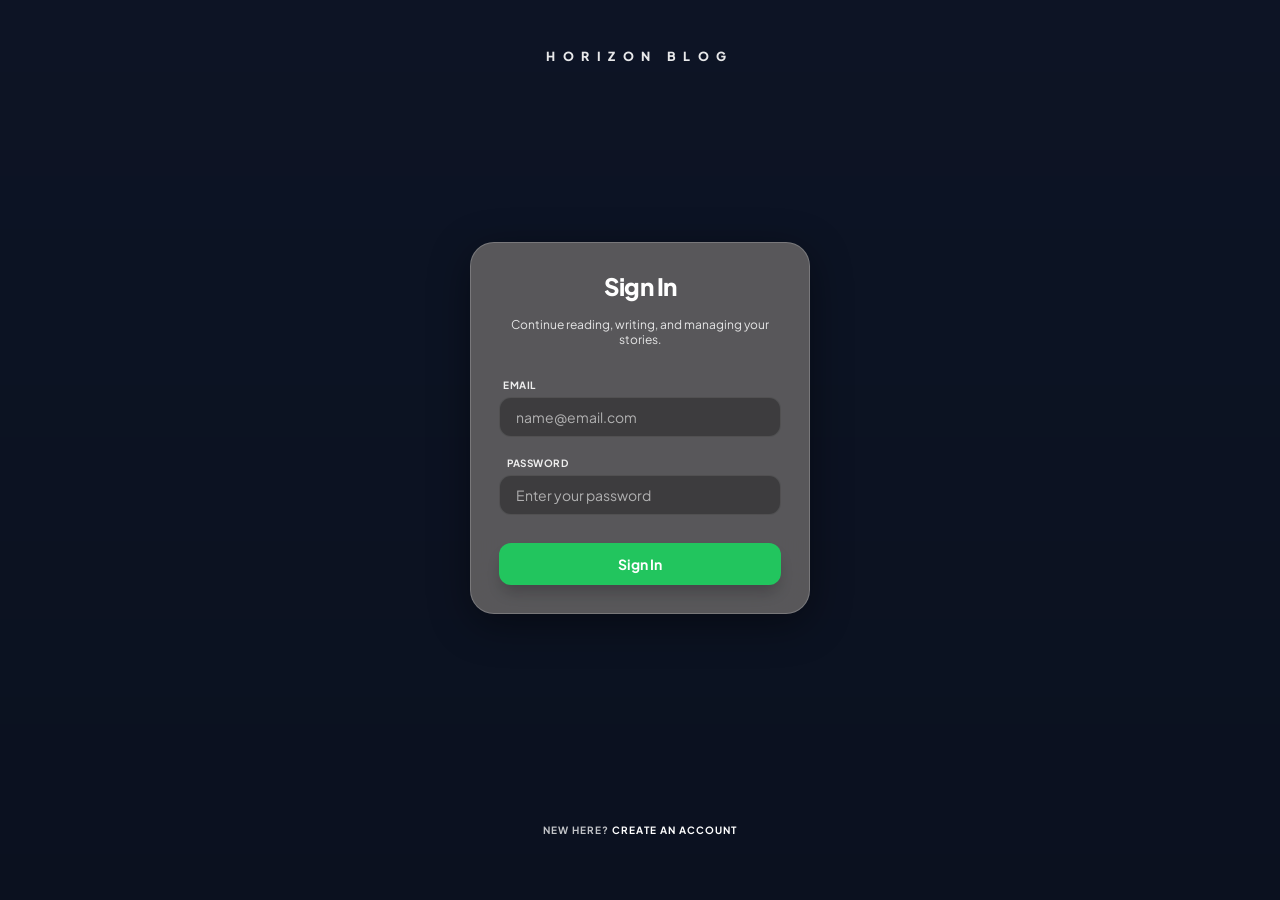
<file: frontend/html/blog.html>
<!DOCTYPE html>
<html lang="en">
<head>
  <meta charset="UTF-8"/>
  <meta name="viewport" content="width=device-width, initial-scale=1.0"/>
  <title>Horizon Blog - Explore</title>

  <link href="https://fonts.googleapis.com/css2?family=Cormorant+Garamond:ital,wght@0,300;0,400;0,600;1,300;1,400&family=DM+Sans:wght@300;400;500&family=DM+Mono:wght@300;400&display=swap" rel="stylesheet"/>
  <link rel="stylesheet" href="../css/blog.css"/>
</head>
<body>

<canvas id="stars-canvas"></canvas>
<div class="aurora"></div>

<nav>
  <a class="nav-logo" href="home.html">H<span>O</span>RIZON</a>
  <div class="nav-links">
    <a class="nav-link" href="home.html">Home</a>
    <a class="nav-link active" href="blog.html">Explore</a>
    <a class="nav-link" href="write.html">Write</a>
    <a class="nav-link" href="dashboard.html">Dashboard</a>
    <a class="nav-cta" href="write.html">+ New Post</a>
  </div>
</nav>

<div id="page-blog">
  <div class="page-header">
    <div>
      <div class="page-tag">All Stories</div>
      <h1>Explore the <em>horizon</em><br/>of thoughts.</h1>
      <p>Curated writing from curious minds, powered entirely by the live backend.</p>
    </div>
    <div class="post-count-badge">--</div>
  </div>

  <div class="filter-bar">
    <div class="search-wrap">
      <svg viewBox="0 0 24 24" fill="none" stroke="currentColor" stroke-width="2">
        <circle cx="11" cy="11" r="8"/><path d="m21 21-4.35-4.35"/>
      </svg>
      <input class="search-input" type="text" placeholder="Search stories..." id="searchInput"/>
    </div>

    <div class="filter-pills">
      <button class="pill active" data-filter="all">All</button>
      <button class="pill" data-filter="Philosophy">Philosophy</button>
      <button class="pill" data-filter="Technology">Technology</button>
      <button class="pill" data-filter="Science">Science</button>
      <button class="pill" data-filter="Culture">Culture</button>
      <button class="pill" data-filter="Nature">Nature</button>
      <button class="pill" data-filter="Psychology">Psychology</button>
    </div>

    <select class="sort-select" id="sortSelect">
      <option>Latest</option>
      <option>Most Read</option>
      <option>Trending</option>
    </select>
  </div>

  <div class="blog-layout">
    <div>
      <div class="featured-post" id="featuredPost">
        <span class="featured-label">Featured</span>
        <span class="post-tag">Loading</span>
        <h2>Fetching the featured story...</h2>
        <p>The explore page is waiting for live data from the backend.</p>
      </div>

      <div class="results-row">
        <div class="results-count">Showing <strong id="countDisplay">0</strong> live stories</div>
      </div>

      <div class="posts-list" id="postsList">
        <div class="post-row">
          <div class="post-row-num">..</div>
          <div class="post-row-thumb thumb-a"></div>
          <div class="post-row-content">
            <div class="post-row-title">Loading stories...</div>
            <div class="post-row-meta">Content will appear here once the API responds.</div>
          </div>
          <div class="post-row-right">
            <span class="post-row-tag">Live</span>
          </div>
        </div>
      </div>

      <div class="pagination">
        <button class="page-btn active">Live</button>
      </div>
    </div>

    <aside class="sidebar">
      <div class="sidebar-card newsletter-card">
        <h3>Stay on the Horizon</h3>
        <p>New stories, no noise. Delivered to your inbox every week.</p>
        <input class="newsletter-input" type="email" placeholder="your@email.com"/>
        <button class="btn-subscribe">Subscribe</button>
      </div>

      <div class="sidebar-card">
        <div class="sidebar-title">Trending This Week</div>
        <div class="trending-list" id="trendingList">
          <div class="trending-item">
            <span class="trending-num">..</span>
            <div class="trending-text">
              <h4>Loading trending stories...</h4>
              <span>Please wait</span>
            </div>
          </div>
        </div>
      </div>

      <div class="sidebar-card">
        <div class="sidebar-title">Browse Tags</div>
        <div class="tag-cloud" id="tagCloud">
          <span class="tag">Loading</span>
        </div>
      </div>
    </aside>
  </div>
</div>

<script src="../js/api.js"></script>
<script src="../js/blog.js"></script>

</body>
</html>
</file>
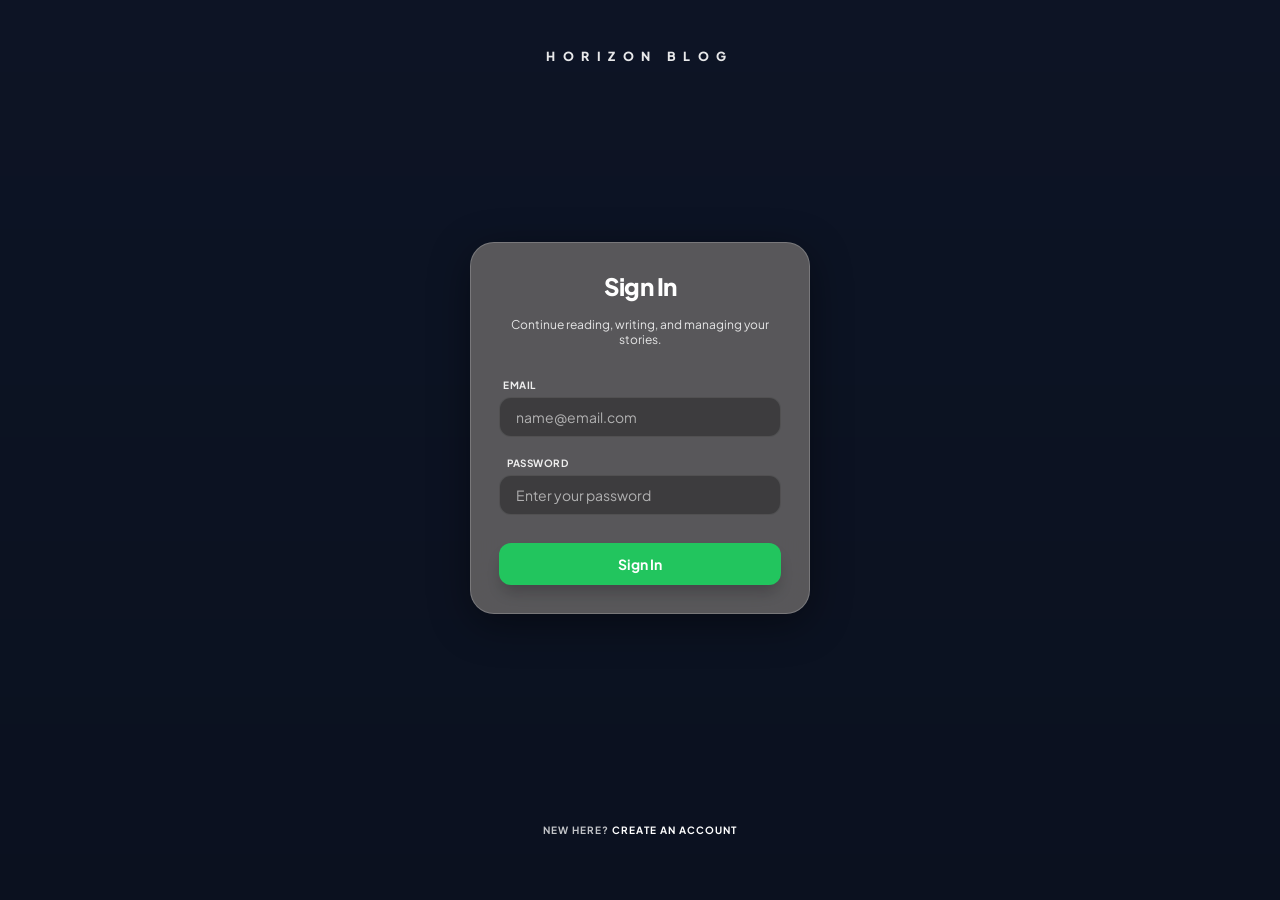
<file: frontend/html/blog_slug.html>
<!DOCTYPE html>
<html lang="en">
<head>
  <meta charset="UTF-8"/>
  <meta name="viewport" content="width=device-width, initial-scale=1.0"/>
  <title>Horizon Blog Story</title>
  <link href="https://fonts.googleapis.com/css2?family=Cormorant+Garamond:ital,wght@0,300;0,400;0,600;1,300;1,400&family=DM+Sans:wght@300;400;500&family=DM+Mono:wght@300;400&display=swap" rel="stylesheet"/>
  <link rel="stylesheet" href="../css/blog_slug.css"/>
  <style>
    .ai-story-card {
      margin-top: 24px;
      padding: 18px;
      border-radius: 22px;
      background: rgba(7, 12, 26, 0.72);
      border: 1px solid rgba(255, 255, 255, 0.08);
      box-shadow: 0 18px 40px rgba(0, 0, 0, 0.18);
      backdrop-filter: blur(18px);
    }

    .ai-story-title {
      font-size: 0.82rem;
      letter-spacing: 0.18em;
      text-transform: uppercase;
      color: rgba(232, 237, 245, 0.68);
      margin-bottom: 12px;
    }

    .ai-story-actions {
      display: flex;
      gap: 10px;
      flex-wrap: wrap;
      margin-bottom: 12px;
    }

    .ai-story-btn {
      border: 1px solid rgba(255, 255, 255, 0.12);
      background: rgba(255, 255, 255, 0.04);
      color: #e8edf5;
      padding: 10px 14px;
      border-radius: 999px;
      font: inherit;
      cursor: pointer;
    }

    .ai-story-btn:disabled {
      opacity: 0.6;
      cursor: wait;
    }

    .ai-story-output {
      color: rgba(232, 237, 245, 0.82);
      line-height: 1.75;
      font-size: 0.95rem;
    }
  </style>
</head>
<body>

<canvas id="stars-canvas"></canvas>
<div class="aurora"></div>
<div class="progress-bar" id="progressBar"></div>

<nav>
  <a class="nav-logo" href="home.html">H<span>O</span>RIZON</a>
  <div class="nav-links">
    <a class="nav-link" href="home.html">Home</a>
    <a class="nav-link" href="blog.html">Explore</a>
    <a class="nav-link" href="write.html">Write</a>
    <a class="nav-link" href="dashboard.html">Dashboard</a>
    <a class="nav-cta" href="write.html">+ New Post</a>
  </div>
</nav>

<div id="page-post">
  <div class="post-hero">
    <div class="post-hero-inner">
      <div class="breadcrumb">
        <a href="blog.html">Explore</a>
        <span>&gt;</span>
        <span id="breadcrumbCategory">Story</span>
      </div>
      <span class="post-tag" id="heroCategory">Story</span>
      <h1 id="postTitle">Loading story...</h1>
      <p class="post-subtitle" id="postSubtitle">Fetching the latest post content.</p>

      <div class="post-byline">
        <div class="author-avatar" id="authorAvatar">HB</div>
        <div class="author-info">
          <div class="author-name" id="authorName">Horizon</div>
          <div class="author-meta" id="authorMeta">Loading metadata...</div>
        </div>
        <div class="post-actions">
          <button class="action-btn" id="likeBtn" title="Like">
            <svg viewBox="0 0 24 24" fill="none" stroke="currentColor" stroke-width="1.8"><path d="M20.84 4.61a5.5 5.5 0 0 0-7.78 0L12 5.67l-1.06-1.06a5.5 5.5 0 0 0-7.78 7.78l1.06 1.06L12 21.23l7.78-7.78 1.06-1.06a5.5 5.5 0 0 0 0-7.78z"/></svg>
            <span id="likeCount">0</span>
          </button>
          <button class="action-btn" id="bookmarkBtn" title="Bookmark">
            <svg viewBox="0 0 24 24" fill="none" stroke="currentColor" stroke-width="1.8"><path d="M19 21l-7-5-7 5V5a2 2 0 0 1 2-2h10a2 2 0 0 1 2 2z"/></svg>
          </button>
          <button class="action-btn" id="shareBtn" title="Share">
            <svg viewBox="0 0 24 24" fill="none" stroke="currentColor" stroke-width="1.8"><circle cx="18" cy="5" r="3"/><circle cx="6" cy="12" r="3"/><circle cx="18" cy="19" r="3"/><line x1="8.59" y1="13.51" x2="15.42" y2="17.49"/><line x1="15.41" y1="6.51" x2="8.59" y2="10.49"/></svg>
          </button>
        </div>
      </div>
    </div>
    <div class="post-hero-img">
      <div class="hero-img-overlay" id="heroImage"></div>
    </div>
  </div>

  <div class="post-layout">
    <aside class="toc-sidebar" id="toc">
      <div class="toc-label">In this article</div>
      <nav class="toc-list" id="tocList"></nav>
      <div class="toc-progress">
        <div class="toc-progress-fill" id="tocProgress"></div>
      </div>
    </aside>

    <article class="post-body" id="articleBody">
      <div id="postBodyContent">
        <section id="loading">
          <p class="lead">Loading the story body...</p>
        </section>
      </div>

      <div class="post-tags" id="postTags"></div>

      <div class="author-card">
        <div class="author-card-avatar" id="authorCardAvatar">HB</div>
        <div class="author-card-body">
          <div class="author-card-name" id="authorCardName">Horizon</div>
          <div class="author-card-bio" id="authorCardBio">Loading author details...</div>
          <div class="author-card-stats">
            <span id="authorCardStories">0 stories</span>
            <div class="dot"></div>
            <span id="authorCardReaders">0 followers</span>
          </div>
        </div>
        <button class="btn-follow" id="followBtn">Follow</button>
      </div>

      <div class="post-nav" id="postNav">
        <a class="post-nav-item prev" href="blog.html" style="text-decoration:none;color:inherit;">
          <div class="post-nav-label">&lt;- Explore</div>
          <div class="post-nav-title">Return to all stories</div>
        </a>
      </div>
    </article>

    <aside class="post-sidebar">
      <div class="ai-story-card">
        <div class="ai-story-title">AI Insights</div>
        <div class="ai-story-actions">
          <button class="ai-story-btn" id="aiSummaryBtn" type="button">Summarize</button>
          <button class="ai-story-btn" id="aiRecommendBtn" type="button">Refresh Recommendations</button>
        </div>
        <div class="ai-story-output" id="aiStoryOutput">Summarize this story or refresh related reads with AI.</div>
      </div>

      <div class="sidebar-card">
        <div class="sidebar-title" id="moreByTitle">More by this author</div>
        <div class="related-list" id="moreByAuthorList"></div>
      </div>

      <div class="sidebar-card">
        <div class="sidebar-title">Related Stories</div>
        <div class="related-list" id="relatedStoriesList"></div>
      </div>

      <div class="sidebar-card share-card">
        <div class="sidebar-title">Share this story</div>
        <div class="share-btns">
          <button class="share-btn" id="shareTwitterBtn">Twitter</button>
          <button class="share-btn" id="shareLinkedinBtn">LinkedIn</button>
          <button class="share-btn" id="copyLinkBtn">Copy link</button>
        </div>
      </div>
    </aside>
  </div>
</div>

<script src="../js/api.js"></script>
<script src="../js/blog_slug.js"></script>
</body>
</html>
</file>
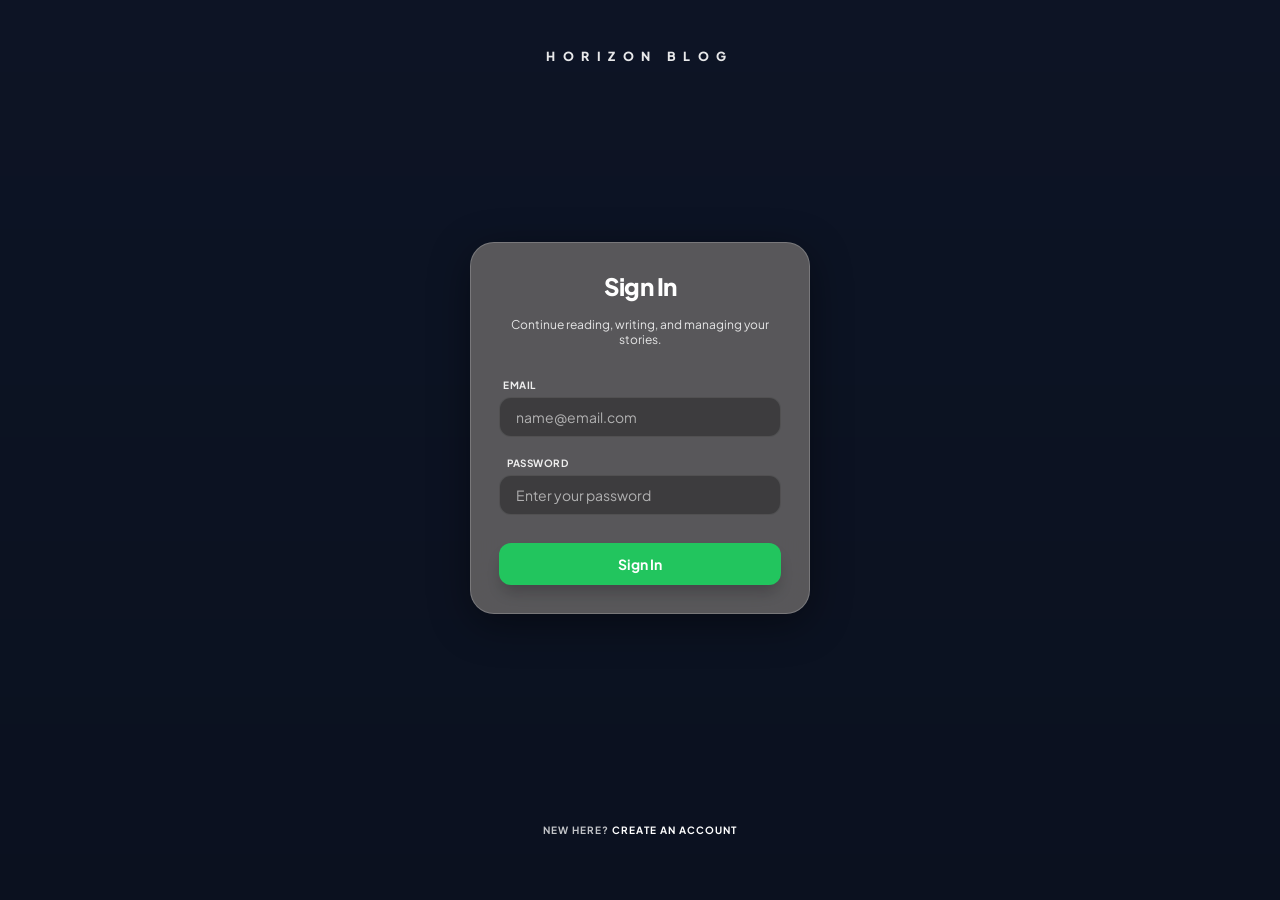
<file: frontend/html/dashboard.html>
<!DOCTYPE html>
<html lang="en">
<head>
  <meta charset="UTF-8"/>
  <meta name="viewport" content="width=device-width, initial-scale=1.0"/>
  <title>Dashboard - Horizon Blog</title>
  <link href="https://fonts.googleapis.com/css2?family=Cormorant+Garamond:ital,wght@0,300;0,400;0,600;1,300;1,400&family=DM+Sans:wght@300;400;500&family=DM+Mono:wght@300;400&display=swap" rel="stylesheet"/>
  <link rel="stylesheet" href="../css/dashboard.css"/>
</head>
<body>

<canvas id="stars-canvas"></canvas>
<div class="aurora"></div>

<nav>
  <a class="nav-logo" href="home.html">H<span>O</span>RIZON</a>
  <div class="nav-links">
    <a class="nav-link" href="home.html">Home</a>
    <a class="nav-link" href="blog.html">Explore</a>
    <a class="nav-link active" href="dashboard.html">Dashboard</a>
    <a class="nav-cta" href="write.html">+ New Post</a>
  </div>
</nav>

<div id="page-dashboard">
  <div class="profile-header">
    <div class="profile-header-inner">
      <div class="profile-avatar" id="profileAvatar">HB</div>
      <div class="profile-info">
        <div class="profile-name" id="profileName">Loading...</div>
        <div class="profile-handle" id="profileHandle">@user</div>
        <div class="profile-bio" id="profileBio">Fetching profile details...</div>
      </div>
      <div class="profile-stats">
        <div class="pstat"><div class="pstat-num" id="storiesStat">0</div><div class="pstat-label">Stories</div></div>
        <div class="pstat"><div class="pstat-num" id="readersStat">0</div><div class="pstat-label">Readers</div></div>
        <div class="pstat"><div class="pstat-num" id="likesStat">0</div><div class="pstat-label">Likes</div></div>
        <div class="pstat"><div class="pstat-num" id="viewsStat">0</div><div class="pstat-label">Views</div></div>
      </div>
    </div>
  </div>

  <div class="dash-layout">
    <aside class="dash-nav">
      <button class="dash-nav-item active" data-tab="posts"><span class="dash-nav-icon">List</span> My Posts</button>
      <button class="dash-nav-item" data-tab="analytics"><span class="dash-nav-icon">Chart</span> Analytics</button>
      <button class="dash-nav-item" data-tab="drafts"><span class="dash-nav-icon">Draft</span> Drafts <span class="badge" id="draftCountBadge">0</span></button>
      <button class="dash-nav-item" data-tab="bookmarks"><span class="dash-nav-icon">Save</span> Bookmarks</button>
      <div class="dash-nav-divider"></div>
      <button class="dash-nav-item" data-tab="settings"><span class="dash-nav-icon">Settings</span> Settings</button>
    </aside>

    <main class="dash-main">
      <div class="tab-panel active" id="tab-posts">
        <div class="panel-header">
          <h2>My Posts</h2>
          <a href="write.html" class="btn-primary">+ New Post</a>
        </div>
        <div class="posts-filter">
          <button class="filter-pill active" data-filter="all">All</button>
          <button class="filter-pill" data-filter="published">Published</button>
          <button class="filter-pill" data-filter="draft">Drafts</button>
        </div>
        <div class="posts-table">
          <div class="posts-table-head">
            <span>Story</span>
            <span>Status</span>
            <span>Views</span>
            <span>Likes</span>
            <span>Date</span>
            <span></span>
          </div>
          <div id="dashboardPostsList"></div>
        </div>
      </div>

      <div class="tab-panel" id="tab-analytics">
        <div class="panel-header"><h2>Analytics</h2></div>
        <div class="analytics-cards">
          <div class="analytics-card"><div class="ac-label">Total Views</div><div class="ac-num" id="analyticsViews">0</div><div class="ac-change positive">Live from your dashboard</div></div>
          <div class="analytics-card"><div class="ac-label">Total Likes</div><div class="ac-num" id="analyticsLikes">0</div><div class="ac-change positive">Live from your dashboard</div></div>
          <div class="analytics-card"><div class="ac-label">New Followers</div><div class="ac-num" id="analyticsFollowers">0</div><div class="ac-change positive">Live from your dashboard</div></div>
          <div class="analytics-card"><div class="ac-label">Avg. Read Time</div><div class="ac-num" id="analyticsReadTime">0m</div><div class="ac-change neutral">Based on published stories</div></div>
        </div>
        <div class="chart-card">
          <div class="chart-header"><div class="chart-title">Views - Last 7 Days</div></div>
          <div class="bar-chart" id="viewsChart"></div>
        </div>
        <div class="chart-card">
          <div class="chart-header"><div class="chart-title">Top Performing Posts</div></div>
          <div class="top-posts" id="topPostsList"></div>
        </div>
      </div>

      <div class="tab-panel" id="tab-drafts">
        <div class="panel-header">
          <h2>Drafts</h2>
          <a href="write.html" class="btn-primary">+ New Post</a>
        </div>
        <div class="drafts-grid" id="draftsGrid"></div>
      </div>

      <div class="tab-panel" id="tab-bookmarks">
        <div class="panel-header"><h2>Bookmarks</h2></div>
        <div class="posts-table">
          <div class="posts-table-head">
            <span>Story</span><span>Author</span><span>Category</span><span>Saved</span><span></span>
          </div>
          <div id="bookmarksList"></div>
        </div>
      </div>

      <div class="tab-panel" id="tab-settings">
        <div class="panel-header"><h2>Settings</h2></div>
        <div class="settings-grid">
          <div class="settings-card">
            <div class="settings-section-title">Profile</div>
            <div class="settings-field">
              <label>Display Name</label>
              <input type="text" class="settings-input" id="settingsDisplayName" value=""/>
            </div>
            <div class="settings-field">
              <label>Username</label>
              <input type="text" class="settings-input" id="settingsUsername" value="" disabled/>
            </div>
            <div class="settings-field">
              <label>Bio</label>
              <textarea class="settings-input settings-textarea" id="settingsBio"></textarea>
            </div>
            <div style="display:flex;gap:12px;flex-wrap:wrap;margin-top:4px">
              <button class="btn-primary" id="settingsSaveBtn">Save Changes</button>
              <button class="btn-ghost" id="logoutBtn" type="button">Sign Out</button>
            </div>
          </div>

          <div class="settings-card">
            <div class="settings-section-title">Notifications</div>
            <div class="toggle-row">
              <div class="toggle-info"><div class="toggle-label">New followers</div><div class="toggle-desc">Get notified when someone follows you</div></div>
              <label class="toggle"><input type="checkbox" checked/><span class="toggle-slider"></span></label>
            </div>
            <div class="toggle-row">
              <div class="toggle-info"><div class="toggle-label">Story likes</div><div class="toggle-desc">Get notified when someone likes your post</div></div>
              <label class="toggle"><input type="checkbox" checked/><span class="toggle-slider"></span></label>
            </div>
            <div class="toggle-row">
              <div class="toggle-info"><div class="toggle-label">Weekly digest</div><div class="toggle-desc">A weekly summary of your performance</div></div>
              <label class="toggle"><input type="checkbox"/><span class="toggle-slider"></span></label>
            </div>
          </div>
        </div>
      </div>
    </main>
  </div>
</div>

<script src="../js/api.js"></script>
<script src="../js/dashboard.js"></script>
</body>
</html>
</file>
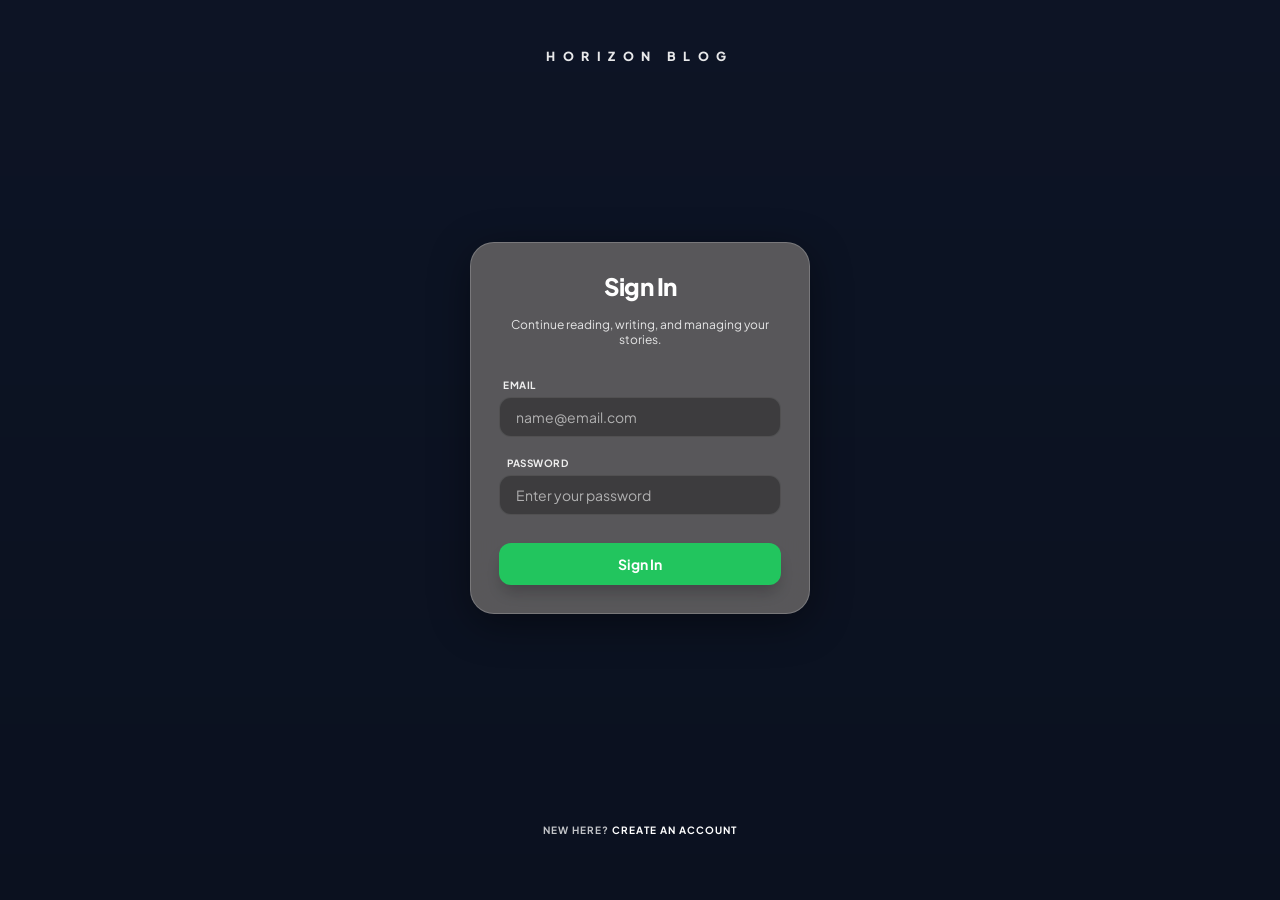
<file: frontend/html/home.html>
<!DOCTYPE html>
<html lang="en">
<head>
<meta charset="UTF-8"/>
<meta name="viewport" content="width=device-width, initial-scale=1.0"/>
<title>Horizon Blog - Home</title>

<link href="https://fonts.googleapis.com/css2?family=Cormorant+Garamond:ital,wght@0,300;0,400;0,600;1,300;1,400&family=DM+Sans:wght@300;400;500&family=DM+Mono:wght@300;400&display=swap" rel="stylesheet"/>

<link rel="stylesheet" href="../css/home.css">
</head>
<body>

<canvas id="stars-canvas"></canvas>
<div class="aurora"></div>

<nav>
  <a href="home.html" class="nav-logo">H<span>O</span>RIZON</a>
  <div class="nav-links">
    <a class="nav-link active" href="home.html">Home</a>
    <a class="nav-link" href="blog.html">Explore</a>
    <a class="nav-link" href="write.html">Write</a>
    <a class="nav-link" href="dashboard.html">Dashboard</a>
    <a class="nav-cta" href="write.html">+ New Post</a>
  </div>
</nav>

<div id="page-home">
  <section class="hero">
    <div class="hero-tag">A Space for Thinkers</div>
    <h1>Where <em>Ideas</em><br/>Meet the Horizon</h1>
    <p class="hero-sub">Explore long-form thinking, deep stories, and perspectives that shift the way you see the world.</p>
    <div class="hero-actions">
      <a class="btn-primary" href="blog.html">Explore Writing</a>
      <a class="btn-ghost" href="write.html">Start Writing</a>
    </div>
    <div class="hero-scroll">
      <div class="scroll-line"></div>
      <span>Scroll</span>
    </div>
  </section>

  <div class="stats-row">
    <div class="stat"><div class="stat-num">--</div><div class="stat-label">Stories</div></div>
    <div class="stat"><div class="stat-num">--</div><div class="stat-label">Writers</div></div>
    <div class="stat"><div class="stat-num">--</div><div class="stat-label">Readers</div></div>
    <div class="stat"><div class="stat-num">--</div><div class="stat-label">Satisfaction</div></div>
  </div>

  <section class="section">
    <div class="section-header">
      <h2 class="section-title">Featured</h2>
      <a class="section-link" href="blog.html">View all -></a>
    </div>
    <div class="featured-grid" id="featuredGrid">
      <div class="post-card featured">
        <span class="post-tag">Loading</span>
        <h3 class="post-title">Fetching featured stories...</h3>
        <p class="post-excerpt">Live content will appear here as soon as the API responds.</p>
      </div>
    </div>
  </section>

  <section class="section" style="padding-top:0">
    <div class="section-header">
      <h2 class="section-title">Recent Posts</h2>
      <a class="section-link" href="blog.html">All posts -></a>
    </div>
    <div class="posts-list" id="recentPostsList">
      <div class="post-row">
        <div class="post-row-num">..</div>
        <div class="post-row-content">
          <div class="post-row-title">Loading recent posts...</div>
          <div class="post-row-meta">The latest stories will be rendered here.</div>
        </div>
        <span class="post-row-tag">Live</span>
      </div>
    </div>
  </section>
</div>

<script src="../js/api.js"></script>
<script src="../js/home.js"></script>
</body>
</html>
</file>
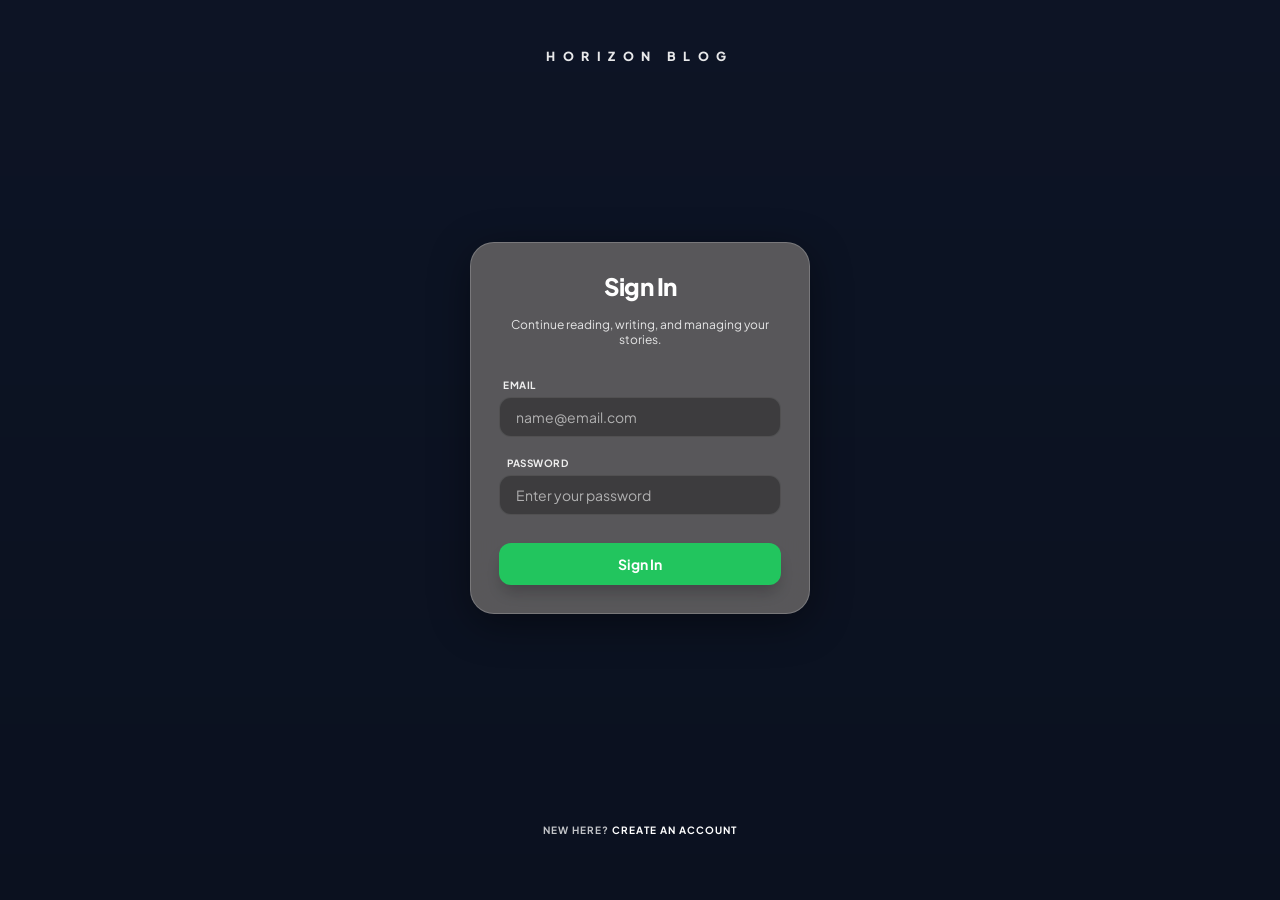
<file: frontend/html/login.html>
<!DOCTYPE html>
<html lang="en">
<head>
  <meta charset="UTF-8">
  <meta name="viewport" content="width=device-width, initial-scale=1.0">
  <title>Horizon Blog - Sign In</title>
  <link href="https://fonts.googleapis.com/css2?family=Plus+Jakarta+Sans:wght@300;400;600;800&family=Playfair+Display:ital,wght@1,500&display=swap" rel="stylesheet">
  <link rel="stylesheet" href="../css/login.css">
</head>
<body>

  <div class="bg-animate"></div>

  <main>
    <header>
      <h1>Horizon Blog</h1>
    </header>

    <div class="card-wrap">
      <div class="glass-card">
        <div class="card-header">
          <h2>Sign In</h2>
          <p>Continue reading, writing, and managing your stories.</p>
        </div>

        <form id="login-form">
          <div class="field">
            <label for="username">Email</label>
            <input id="username" type="email" placeholder="name@email.com" autocomplete="email">
          </div>

          <div class="field">
            <div class="field-row">
              <label for="password">Password</label>
            </div>
            <input id="password" type="password" placeholder="Enter your password" autocomplete="current-password">
          </div>

          <button type="submit" class="btn-submit">Sign In</button>
        </form>
      </div>
    </div>

    <footer>
      <p class="join-text">
        New here? <a href="register.html">Create an account</a>
      </p>
    </footer>

  </main>

  <script src="../js/api.js"></script>
  <script src="../js/login.js"></script>
</body>
</html>
</file>
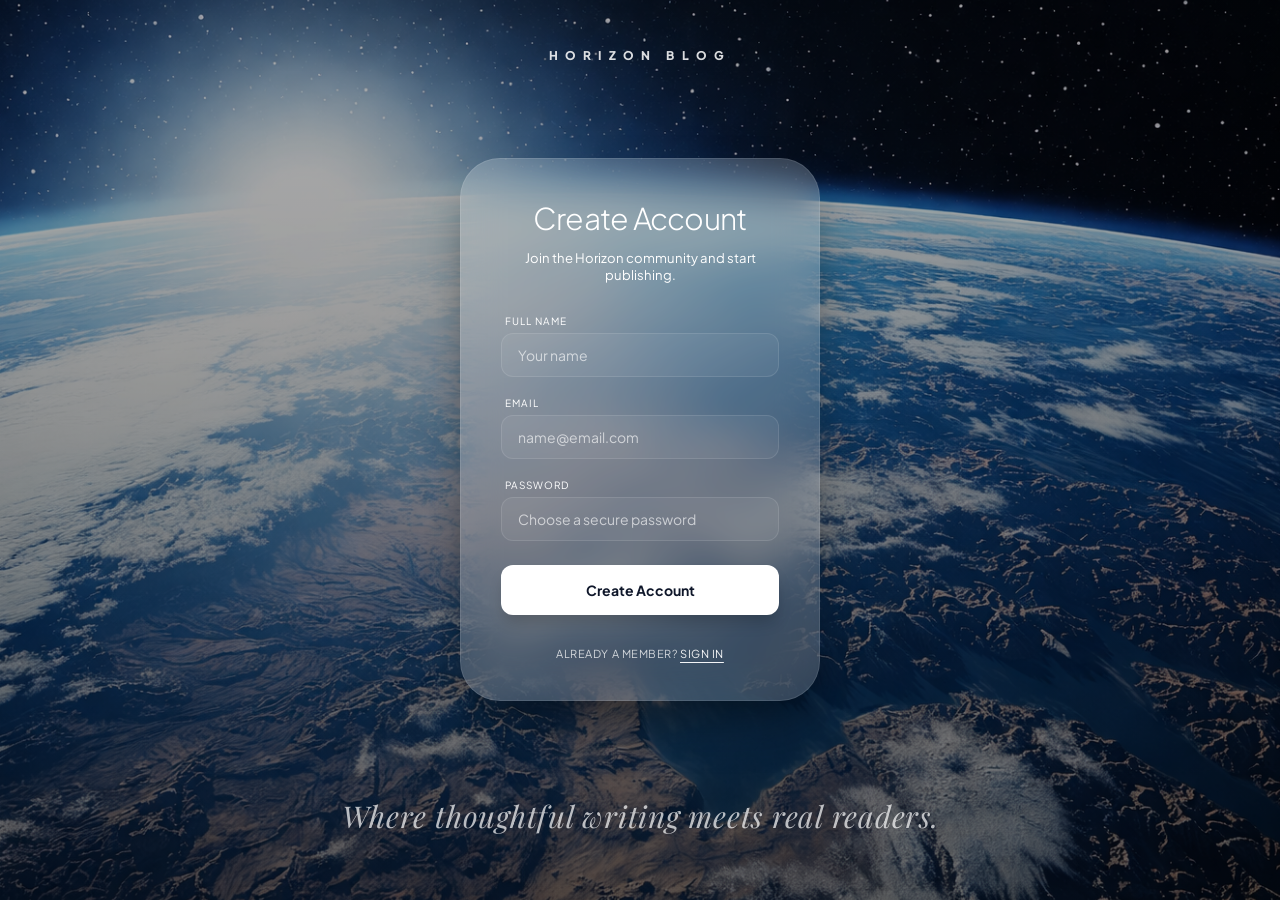
<file: frontend/html/register.html>
<!DOCTYPE html>
<html lang="en">
<head>
  <meta charset="UTF-8">
  <meta name="viewport" content="width=device-width, initial-scale=1.0">
  <title>Horizon Blog - Create Account</title>
  <link href="https://fonts.googleapis.com/css2?family=Plus+Jakarta+Sans:wght@300;400;600&family=Playfair+Display:ital,wght@1,500&display=swap" rel="stylesheet">
  <link rel="stylesheet" href="../css/style.css">
</head>
<body>

  <div class="bg-animate"></div>

  <main>
    <header>
      <h1>Horizon Blog</h1>
    </header>

    <div class="card-wrap">
      <div class="glass-card">
        <div class="card-header">
          <h2>Create Account</h2>
          <p>Join the Horizon community and start publishing.</p>
        </div>

        <form id="register-form">
          <div class="field">
            <label for="name">Full Name</label>
            <input id="name" type="text" placeholder="Your name" autocomplete="name">
          </div>

          <div class="field">
            <label for="email">Email</label>
            <input id="email" type="email" placeholder="name@email.com" autocomplete="email">
          </div>

          <div class="field">
            <label for="password">Password</label>
            <input id="password" type="password" placeholder="Choose a secure password" autocomplete="new-password">
          </div>

          <button type="submit" class="btn-submit">Create Account</button>
        </form>

        <p class="sign-in-text">
          Already a member? <a href="login.html">Sign In</a>
        </p>
      </div>
    </div>

    <footer>
      <p>Where thoughtful writing meets real readers.</p>
    </footer>

  </main>

  <script src="../js/api.js"></script>
  <script src="../js/script.js"></script>
</body>
</html>
</file>
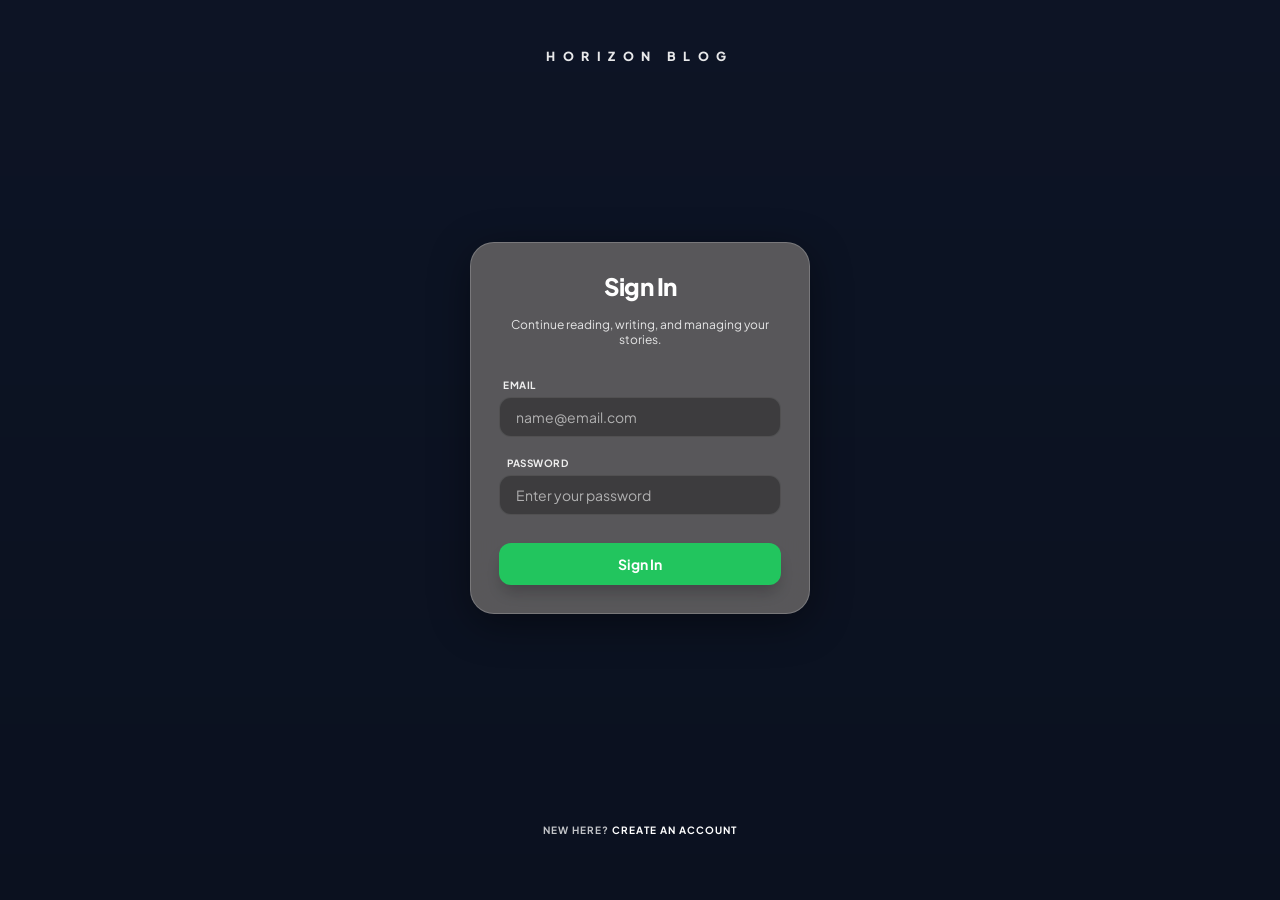
<file: frontend/html/write.html>
<!DOCTYPE html>
<html lang="en">
<head>
  <meta charset="UTF-8"/>
  <meta name="viewport" content="width=device-width, initial-scale=1.0"/>
  <title>Write - Horizon Blog</title>
  <link href="https://fonts.googleapis.com/css2?family=Cormorant+Garamond:ital,wght@0,300;0,400;0,600;1,300;1,400&family=DM+Sans:wght@300;400;500&family=DM+Mono:wght@300;400&display=swap" rel="stylesheet"/>
  <link rel="stylesheet" href="../css/write.css"/>
  <style>
    .ai-panel {
      max-width: 1120px;
      margin: 18px auto 0;
      padding: 0 28px;
    }

    .ai-card {
      background: rgba(7, 12, 26, 0.72);
      border: 1px solid rgba(255, 255, 255, 0.08);
      border-radius: 24px;
      padding: 18px;
      box-shadow: 0 18px 40px rgba(0, 0, 0, 0.18);
      backdrop-filter: blur(18px);
    }

    .ai-head {
      display: flex;
      justify-content: space-between;
      gap: 16px;
      align-items: center;
      margin-bottom: 14px;
    }

    .ai-title {
      font-size: 0.88rem;
      letter-spacing: 0.18em;
      text-transform: uppercase;
      color: rgba(232, 237, 245, 0.72);
    }

    .ai-actions {
      display: flex;
      gap: 10px;
      flex-wrap: wrap;
    }

    .ai-btn {
      border: 1px solid rgba(255, 255, 255, 0.12);
      background: rgba(255, 255, 255, 0.04);
      color: #e8edf5;
      padding: 10px 14px;
      border-radius: 999px;
      font: inherit;
      cursor: pointer;
    }

    .ai-btn:disabled {
      opacity: 0.6;
      cursor: wait;
    }

    .ai-output {
      min-height: 44px;
      color: rgba(232, 237, 245, 0.82);
      line-height: 1.7;
      font-size: 0.95rem;
    }

    .ai-helper {
      margin-top: 10px;
      font-size: 0.82rem;
      color: rgba(232, 237, 245, 0.58);
    }
  </style>
</head>
<body>

<canvas id="stars-canvas"></canvas>
<div class="aurora"></div>

<nav>
  <div class="nav-logo">H<span>O</span>RIZON</div>
  <div class="nav-center">
    <span class="draft-status" id="draftStatus">Ready to write</span>
  </div>
  <div class="nav-right">
    <button class="btn-ghost" id="saveDraftBtn" type="button">Save Draft</button>
    <button class="btn-ghost" id="previewBtn" type="button">Preview</button>
    <button class="btn-primary" id="publishBtn" type="button">Publish</button>
    <a class="nav-link" href="dashboard.html">Close</a>
  </div>
</nav>

<div id="page-write">
  <div class="ai-panel">
    <div class="ai-card">
      <div class="ai-head">
        <div class="ai-title">AI Writing Assistant</div>
        <div class="ai-actions">
          <button class="ai-btn" id="aiImproveBtn" type="button">Improve Body</button>
          <button class="ai-btn" id="aiSubtitleBtn" type="button">Generate Subtitle</button>
          <button class="ai-btn" id="aiTagsBtn" type="button">Suggest Tags</button>
        </div>
      </div>
      <div class="ai-output" id="aiWriteOutput">Use AI to refine your draft without leaving the editor.</div>
      <div class="ai-helper">Improve rewrites the story body, subtitle fills the subtitle field, and tags appends up to 5 suggestions.</div>
    </div>
  </div>

  <div class="cover-zone" id="coverZone">
    <div class="cover-placeholder" id="coverPlaceholder">
      <div class="cover-icon">+</div>
      <span>Add cover image</span>
    </div>
    <div class="cover-img" id="coverImg" style="display:none"></div>
    <button class="cover-remove" id="coverRemove" style="display:none">Remove</button>
    <input type="file" id="coverInput" accept="image/*" style="display:none"/>
  </div>

  <div class="editor-wrap">
    <div class="meta-fields">
      <div class="category-select-wrap">
        <select class="category-select" id="categorySelect">
          <option value="" disabled selected>Select a category...</option>
        </select>
      </div>
      <div class="tags-input-wrap">
        <input type="text" class="tags-input" id="tagsInput" placeholder="Add tags and press Enter"/>
        <div class="tags-list" id="tagsList"></div>
      </div>
    </div>

    <div
      class="title-field"
      id="titleField"
      contenteditable="true"
      data-placeholder="Your story title..."
    ></div>

    <div
      class="subtitle-field"
      id="subtitleField"
      contenteditable="true"
      data-placeholder="Write a compelling subtitle..."
    ></div>

    <div class="toolbar" id="toolbar">
      <div class="toolbar-group">
        <button class="tool-btn" data-cmd="bold" title="Bold"><b>B</b></button>
        <button class="tool-btn" data-cmd="italic" title="Italic"><i>I</i></button>
        <button class="tool-btn" data-cmd="underline" title="Underline"><u>U</u></button>
        <button class="tool-btn" data-cmd="strikeThrough" title="Strikethrough"><s>S</s></button>
      </div>
      <div class="toolbar-divider"></div>
      <div class="toolbar-group">
        <button class="tool-btn" data-cmd="h2" title="Heading 2">H2</button>
        <button class="tool-btn" data-cmd="h3" title="Heading 3">H3</button>
        <button class="tool-btn" data-cmd="blockquote" title="Blockquote">"</button>
      </div>
      <div class="toolbar-divider"></div>
      <div class="toolbar-group">
        <button class="tool-btn" data-cmd="insertUnorderedList" title="Bullet list">List</button>
        <button class="tool-btn" data-cmd="insertOrderedList" title="Numbered list">1.</button>
        <button class="tool-btn" data-cmd="insertHorizontalRule" title="Divider">Rule</button>
      </div>
      <div class="toolbar-divider"></div>
      <div class="toolbar-group">
        <button class="tool-btn" data-cmd="createLink" title="Add link">Link</button>
        <button class="tool-btn" data-cmd="removeFormat" title="Clear format">Clear</button>
      </div>
      <div class="toolbar-spacer"></div>
      <div class="word-count" id="wordCount">0 words</div>
    </div>

    <div
      class="body-editor"
      id="bodyEditor"
      contenteditable="true"
      data-placeholder="Begin your story..."
    ></div>
  </div>
</div>

<div class="modal-overlay" id="publishModal" style="display:none">
  <div class="modal">
    <div class="modal-header">
      <h2>Ready to publish?</h2>
      <p>Review your story settings before going live.</p>
    </div>

    <div class="modal-preview">
      <div class="modal-preview-img" id="modalPreviewImg"></div>
      <div class="modal-preview-text">
        <div class="modal-preview-title" id="modalTitle">Untitled</div>
        <div class="modal-preview-sub" id="modalSubtitle">No subtitle</div>
        <div class="modal-preview-meta" id="modalMeta">0 min read | Draft</div>
      </div>
    </div>

    <div class="modal-field">
      <label>Category</label>
      <select class="modal-select" id="modalCategory">
        <option value="" disabled selected>Select...</option>
      </select>
    </div>

    <div class="modal-field">
      <label>Visibility</label>
      <div class="visibility-options">
        <label class="vis-option">
          <input type="radio" name="visibility" value="public" checked/>
          <span>Public</span>
        </label>
        <label class="vis-option">
          <input type="radio" name="visibility" value="members"/>
          <span>Members only</span>
        </label>
        <label class="vis-option">
          <input type="radio" name="visibility" value="private"/>
          <span>Private</span>
        </label>
      </div>
    </div>

    <div class="modal-actions">
      <button class="btn-ghost" id="cancelPublish" type="button">Cancel</button>
      <button class="btn-primary" id="confirmPublish" type="button">Publish now</button>
    </div>
  </div>
</div>

<script src="../js/api.js"></script>
<script src="../js/write.js"></script>
</body>
</html>
</file>
<file: frontend/css/blog.css>
/* ════════════════════════════════════════
   DESIGN TOKENS — exact match to home.css
════════════════════════════════════════ */
:root {
  --space: #030712;
  --deep: #0a0f1e;
  --glass: rgba(255,255,255,0.05);
  --glass-border: rgba(255,255,255,0.1);
  --glass-hover: rgba(255,255,255,0.08);
  --accent: #4fffb0;
  --accent2: #7eb8ff;
  --text: #e8edf5;
  --muted: rgba(232,237,245,0.45);
  --card-shadow: 0 8px 48px rgba(0,0,0,0.6);
}

* { margin:0; padding:0; box-sizing:border-box; }

body {
  font-family: 'DM Sans', sans-serif;
  background: var(--space);
  color: var(--text);
  min-height: 100vh;
  overflow-x: hidden;
}

/* ─── STARFIELD ─── */
#stars-canvas { position: fixed; inset: 0; z-index: 0; pointer-events: none; }

/* ─── AURORA ─── */
.aurora {
  position: fixed; inset: 0; z-index: 0; pointer-events: none;
  background:
    radial-gradient(ellipse 80% 50% at 20% -20%, rgba(78,189,255,0.08) 0%, transparent 60%),
    radial-gradient(ellipse 60% 40% at 80% 110%, rgba(79,255,176,0.07) 0%, transparent 60%);
}

/* ─── NAV ─── */
nav {
  position: fixed; top: 0; left: 0; right: 0; z-index: 100;
  display: flex; align-items: center; justify-content: space-between;
  padding: 18px 48px;
  background: rgba(3,7,18,0.7);
  backdrop-filter: blur(24px);
  border-bottom: 1px solid var(--glass-border);
}
.nav-logo {
  font-family: 'Cormorant Garamond', serif;
  font-size: 1.4rem; font-weight: 300; letter-spacing: 0.35em;
  text-transform: uppercase; color: var(--text);
  cursor: pointer; transition: color 0.2s;
}
.nav-logo span { color: var(--accent); }
.nav-logo:hover { color: var(--accent2); }
.nav-links { display: flex; align-items: center; gap: 32px; }
.nav-link {
  font-size: 0.78rem; letter-spacing: 0.12em; text-transform: uppercase;
  color: var(--muted); cursor: pointer; transition: color 0.2s;
  background: none; border: none; font-family: 'DM Sans', sans-serif; text-decoration: none;
}
.nav-link:hover, .nav-link.active { color: var(--text); }
.nav-cta {
  background: var(--accent); color: #030712;
  border: none; padding: 8px 20px; border-radius: 100px;
  font-size: 0.78rem; font-weight: 500; letter-spacing: 0.08em;
  cursor: pointer; transition: all 0.2s; font-family: 'DM Sans', sans-serif; text-decoration: none;
}
.nav-cta:hover { background: #fff; transform: translateY(-1px); }

/* ─── PAGE ─── */
#page-blog { padding-top: 80px; position: relative; z-index: 1; }

/* ─── PAGE HEADER ─── */
.page-header {
  padding: 72px 48px 48px;
  display: flex; align-items: flex-end; justify-content: space-between; gap: 32px; flex-wrap: wrap;
  animation: fadeUp 0.8s ease both;
}
.page-tag {
  display: inline-flex; align-items: center; gap: 8px;
  background: var(--glass); border: 1px solid var(--glass-border);
  padding: 6px 16px; border-radius: 100px;
  font-size: 0.72rem; letter-spacing: 0.18em; text-transform: uppercase;
  color: var(--accent); margin-bottom: 20px;
}
.page-tag::before {
  content: ''; width: 6px; height: 6px; border-radius: 50%;
  background: var(--accent); animation: pulse 2s infinite;
}
.page-header h1 {
  font-family: 'Cormorant Garamond', serif;
  font-size: clamp(2.6rem, 5vw, 4.2rem); font-weight: 300; line-height: 1.1;
}
.page-header h1 em { font-style: italic; color: var(--accent2); }
.page-header p {
  margin-top: 14px; font-size: 0.9rem; color: var(--muted); max-width: 420px; line-height: 1.7;
}
.post-count-badge {
  font-family: 'Cormorant Garamond', serif;
  font-size: 4rem; font-weight: 300; color: var(--accent); opacity: 0.2; line-height: 1; white-space: nowrap;
}

/* ─── FILTER BAR ─── */
.filter-bar {
  padding: 0 48px 40px;
  display: flex; align-items: center; gap: 16px; flex-wrap: wrap;
  animation: fadeUp 0.8s 0.1s ease both;
  border-bottom: 1px solid var(--glass-border); margin-bottom: 48px;
}
.search-wrap { position: relative; flex: 1; min-width: 200px; max-width: 340px; }
.search-wrap svg {
  position: absolute; left: 14px; top: 50%; transform: translateY(-50%);
  width: 14px; height: 14px; opacity: 0.35; pointer-events: none;
}
.search-input {
  width: 100%; background: var(--glass); border: 1px solid var(--glass-border);
  border-radius: 100px; padding: 9px 16px 9px 36px;
  color: var(--text); font-family: 'DM Sans', sans-serif; font-size: 0.8rem;
  backdrop-filter: blur(8px); outline: none; transition: border-color 0.2s, background 0.2s;
}
.search-input::placeholder { color: var(--muted); }
.search-input:focus { border-color: rgba(79,255,176,0.35); background: var(--glass-hover); }

.filter-pills { display: flex; gap: 8px; flex-wrap: wrap; }
.pill {
  font-size: 0.68rem; letter-spacing: 0.14em; text-transform: uppercase;
  padding: 6px 16px; border-radius: 100px;
  background: var(--glass); color: var(--muted); border: 1px solid var(--glass-border);
  cursor: pointer; transition: all 0.2s; font-family: 'DM Sans', sans-serif; backdrop-filter: blur(8px);
}
.pill:hover { color: var(--text); border-color: rgba(255,255,255,0.22); }
.pill.active { background: rgba(79,255,176,0.12); color: var(--accent); border-color: rgba(79,255,176,0.25); }

.sort-select {
  background: var(--glass); border: 1px solid var(--glass-border);
  border-radius: 100px; padding: 8px 16px;
  color: var(--muted); font-family: 'DM Sans', sans-serif; font-size: 0.72rem; letter-spacing: 0.1em;
  outline: none; cursor: pointer; backdrop-filter: blur(8px);
}
.sort-select option { background: var(--deep); }

/* ─── LAYOUT ─── */
.blog-layout {
  display: grid; grid-template-columns: 1fr 300px; gap: 28px; padding: 0 48px 100px;
}

/* ─── FEATURED POST ─── */
.featured-post {
  background:
    linear-gradient(to top, rgba(3,7,18,0.97) 0%, rgba(3,7,18,0.45) 50%, transparent 100%),
    url('https://images.unsplash.com/photo-1462331940025-496dfbfc7564?w=900&q=80') center/cover;
  border: 1px solid var(--glass-border); border-radius: 16px;
  padding: 40px 36px 36px; min-height: 380px;
  display: flex; flex-direction: column; justify-content: flex-end;
  cursor: pointer; transition: all 0.3s; position: relative; overflow: hidden;
  margin-bottom: 20px; animation: fadeUp 0.8s 0.15s ease both;
}
.featured-post:hover { transform: translateY(-4px) scale(1.005); box-shadow: var(--card-shadow); }
.featured-label {
  position: absolute; top: 24px; left: 24px;
  display: inline-flex; align-items: center; gap: 6px;
  background: var(--accent); color: #030712;
  font-size: 0.62rem; letter-spacing: 0.18em; text-transform: uppercase;
  font-weight: 500; padding: 5px 12px; border-radius: 100px; font-family: 'DM Sans', sans-serif;
}
.featured-label::before { content: '✦'; font-size: 0.55rem; }

.post-tag {
  display: inline-block; padding: 4px 12px; border-radius: 100px;
  font-size: 0.68rem; letter-spacing: 0.14em; text-transform: uppercase;
  background: rgba(79,255,176,0.12); color: var(--accent);
  border: 1px solid rgba(79,255,176,0.2); margin-bottom: 12px;
}
.featured-post h2 {
  font-family: 'Cormorant Garamond', serif;
  font-size: 2rem; font-weight: 400; line-height: 1.25; margin-bottom: 12px;
}
.featured-post > p {
  font-size: 0.86rem; color: var(--muted); line-height: 1.65; max-width: 580px; margin-bottom: 20px;
}

/* ─── POST META ─── */
.post-meta { display: flex; align-items: center; gap: 12px; font-size: 0.75rem; color: var(--muted); }
.post-meta .avatar {
  width: 28px; height: 28px; border-radius: 50%;
  background: linear-gradient(135deg, var(--accent), var(--accent2));
  display: flex; align-items: center; justify-content: center;
  font-size: 0.65rem; font-weight: 600; color: #030712; flex-shrink: 0;
}
.post-meta .dot { width: 3px; height: 3px; border-radius: 50%; background: var(--muted); }

.read-more {
  display: inline-flex; align-items: center; gap: 8px;
  font-size: 0.72rem; letter-spacing: 0.14em; text-transform: uppercase;
  color: var(--accent); font-weight: 500; margin-top: 8px; transition: gap 0.2s;
}
.featured-post:hover .read-more { gap: 14px; }

/* ─── RESULTS ROW ─── */
.results-row {
  display: flex; justify-content: space-between; align-items: center; margin-bottom: 12px;
}
.results-count { font-size: 0.72rem; color: var(--muted); letter-spacing: 0.08em; }
.results-count strong { color: var(--text); }

/* ─── POSTS LIST ─── */
.posts-list { display: flex; flex-direction: column; gap: 2px; }

.post-row {
  display: flex; align-items: center; gap: 20px;
  padding: 20px 24px; border-radius: 12px;
  cursor: pointer; transition: all 0.2s; border: 1px solid transparent;
}
.post-row:hover { background: var(--glass); border-color: var(--glass-border); transform: translateX(4px); }
.post-row-num {
  font-family: 'DM Mono', monospace; font-size: 0.78rem; color: var(--muted); width: 24px; flex-shrink: 0;
}

.post-row-thumb {
  width: 54px; height: 54px; border-radius: 10px; flex-shrink: 0;
  border: 1px solid var(--glass-border);
}
.thumb-a { background: linear-gradient(135deg,#1a2a3a,#0a1525); }
.thumb-b { background: linear-gradient(135deg,#2a1a3a,#150a25); }
.thumb-c { background: linear-gradient(135deg,#1a3a2a,#0a2515); }
.thumb-d { background: linear-gradient(135deg,#3a2a1a,#251a0a); }
.thumb-e { background: linear-gradient(135deg,#1a1a3a,#0a0a25); }
.thumb-f { background: linear-gradient(135deg,#3a1a2a,#250a15); }
.thumb-g { background: linear-gradient(135deg,#2a3a1a,#1a250a); }
.thumb-h { background: linear-gradient(135deg,#3a3a1a,#25250a); }

.post-row-content { flex: 1; min-width: 0; }
.post-row-title {
  font-family: 'Cormorant Garamond', serif;
  font-size: 1.12rem; font-weight: 400; margin-bottom: 5px; transition: color 0.2s;
  white-space: nowrap; overflow: hidden; text-overflow: ellipsis;
}
.post-row:hover .post-row-title { color: var(--accent2); }
.post-row-meta { font-size: 0.73rem; color: var(--muted); }

.post-row-right {
  display: flex; flex-direction: column; align-items: flex-end; gap: 6px; flex-shrink: 0;
}
.post-row-tag {
  font-size: 0.65rem; letter-spacing: 0.1em; text-transform: uppercase;
  padding: 3px 10px; border-radius: 100px;
  background: rgba(126,184,255,0.1); color: var(--accent2);
  border: 1px solid rgba(126,184,255,0.2);
}
.post-row-tag.green {
  background: rgba(79,255,176,0.1); color: var(--accent); border-color: rgba(79,255,176,0.2);
}
.post-row-stats {
  font-size: 0.65rem; color: var(--muted); letter-spacing: 0.04em; display: flex; gap: 10px;
}

/* ─── PAGINATION ─── */
.pagination {
  display: flex; justify-content: center; align-items: center; gap: 6px; margin-top: 48px;
}
.page-btn {
  width: 36px; height: 36px; border-radius: 50%;
  background: var(--glass); border: 1px solid var(--glass-border);
  color: var(--muted); font-family: 'DM Mono', monospace; font-size: 0.78rem;
  cursor: pointer; display: flex; align-items: center; justify-content: center;
  transition: all 0.2s; backdrop-filter: blur(8px);
}
.page-btn:hover { color: var(--text); border-color: rgba(255,255,255,0.25); }
.page-btn.active { background: rgba(79,255,176,0.12); border-color: rgba(79,255,176,0.3); color: var(--accent); }
.page-btn.arrow { font-size: 1.1rem; }

/* ─── SIDEBAR ─── */
.sidebar { display: flex; flex-direction: column; gap: 20px; }

.sidebar-card {
  background: var(--glass); border: 1px solid var(--glass-border);
  border-radius: 16px; padding: 24px; backdrop-filter: blur(12px);
  animation: fadeUp 0.8s 0.2s ease both;
}
.sidebar-title {
  font-size: 0.65rem; letter-spacing: 0.2em; text-transform: uppercase; color: var(--muted);
  margin-bottom: 18px; padding-bottom: 12px; border-bottom: 1px solid var(--glass-border);
}

.newsletter-card {
  background: linear-gradient(135deg, rgba(79,255,176,0.07) 0%, rgba(126,184,255,0.05) 100%);
  border-color: rgba(79,255,176,0.15);
}
.newsletter-card h3 {
  font-family: 'Cormorant Garamond', serif; font-size: 1.3rem; font-weight: 400; margin-bottom: 8px;
}
.newsletter-card p { font-size: 0.78rem; color: var(--muted); line-height: 1.65; margin-bottom: 18px; }
.newsletter-input {
  width: 100%; background: rgba(0,0,0,0.3); border: 1px solid var(--glass-border);
  border-radius: 8px; padding: 10px 14px; color: var(--text);
  font-family: 'DM Sans', sans-serif; font-size: 0.8rem; outline: none;
  margin-bottom: 10px; transition: border-color 0.2s;
}
.newsletter-input::placeholder { color: var(--muted); }
.newsletter-input:focus { border-color: rgba(79,255,176,0.35); }
.btn-subscribe {
  width: 100%; background: var(--accent); color: #030712;
  border: none; border-radius: 100px; padding: 10px;
  font-family: 'DM Sans', sans-serif; font-size: 0.78rem; font-weight: 500;
  letter-spacing: 0.1em; text-transform: uppercase; cursor: pointer; transition: all 0.2s;
}
.btn-subscribe:hover { background: #fff; }

.trending-list { display: flex; flex-direction: column; gap: 4px; }
.trending-item {
  display: flex; gap: 12px; align-items: flex-start;
  padding: 10px; border-radius: 10px; cursor: pointer;
  transition: background 0.2s; border: 1px solid transparent;
}
.trending-item:hover { background: var(--glass-hover); border-color: var(--glass-border); }
.trending-num {
  font-family: 'Cormorant Garamond', serif; font-size: 1.5rem; font-weight: 300;
  color: var(--glass-border); line-height: 1; min-width: 26px;
}
.trending-text h4 { font-size: 0.8rem; font-weight: 400; line-height: 1.4; margin-bottom: 3px; transition: color 0.2s; }
.trending-item:hover .trending-text h4 { color: var(--accent2); }
.trending-text span { font-size: 0.67rem; color: var(--muted); }

.tag-cloud { display: flex; flex-wrap: wrap; gap: 8px; }
.tag {
  font-size: 0.65rem; letter-spacing: 0.1em; text-transform: uppercase;
  padding: 5px 12px; border-radius: 100px;
  border: 1px solid var(--glass-border); background: var(--glass); color: var(--muted);
  cursor: pointer; transition: all 0.2s; font-family: 'DM Sans', sans-serif;
}
.tag:hover { color: var(--accent); border-color: rgba(79,255,176,0.3); }

/* ─── ANIMATIONS ─── */
@keyframes fadeUp {
  from { opacity: 0; transform: translateY(24px); }
  to   { opacity: 1; transform: translateY(0); }
}
@keyframes pulse {
  0%,100% { opacity: 1; transform: scale(1); }
  50%      { opacity: 0.5; transform: scale(0.7); }
}

.posts-list .post-row:nth-child(1) { animation: fadeUp 0.5s 0.10s ease both; }
.posts-list .post-row:nth-child(2) { animation: fadeUp 0.5s 0.15s ease both; }
.posts-list .post-row:nth-child(3) { animation: fadeUp 0.5s 0.20s ease both; }
.posts-list .post-row:nth-child(4) { animation: fadeUp 0.5s 0.25s ease both; }
.posts-list .post-row:nth-child(5) { animation: fadeUp 0.5s 0.30s ease both; }
.posts-list .post-row:nth-child(6) { animation: fadeUp 0.5s 0.35s ease both; }
.posts-list .post-row:nth-child(7) { animation: fadeUp 0.5s 0.40s ease both; }
.posts-list .post-row:nth-child(8) { animation: fadeUp 0.5s 0.45s ease both; }

/* ─── SCROLLBAR ─── */
::-webkit-scrollbar { width: 4px; }
::-webkit-scrollbar-track { background: transparent; }
::-webkit-scrollbar-thumb { background: var(--glass-border); border-radius: 2px; }

/* ─── RESPONSIVE ─── */
@media (max-width: 1024px) {
  .blog-layout { grid-template-columns: 1fr; }
  .sidebar { display: none; }
}
@media (max-width: 900px) {
  nav { padding: 16px 24px; }
  .page-header { padding: 60px 24px 32px; }
  .filter-bar { padding: 0 24px 32px; }
  .blog-layout { padding: 0 24px 60px; }
  .post-count-badge { display: none; }
}
@media (max-width: 600px) {
  .nav-links { display: none; }
  .post-row-thumb, .post-row-right { display: none; }
}
</file>
<file: frontend/css/blog_slug.css>
/* ════════════════════════════════════════
   post.css — Individual Post Reader
   Design tokens match home.css / blog.css
════════════════════════════════════════ */
:root {
  --space: #030712;
  --deep: #0a0f1e;
  --glass: rgba(255,255,255,0.05);
  --glass-border: rgba(255,255,255,0.1);
  --glass-hover: rgba(255,255,255,0.08);
  --accent: #4fffb0;
  --accent2: #7eb8ff;
  --text: #e8edf5;
  --muted: rgba(232,237,245,0.45);
  --card-shadow: 0 8px 48px rgba(0,0,0,0.6);
}

* { margin:0; padding:0; box-sizing:border-box; }

body {
  font-family: 'DM Sans', sans-serif;
  background: var(--space);
  color: var(--text);
  min-height: 100vh;
  overflow-x: hidden;
}

/* ─── STARFIELD ─── */
#stars-canvas { position: fixed; inset: 0; z-index: 0; pointer-events: none; }

/* ─── AURORA ─── */
.aurora {
  position: fixed; inset: 0; z-index: 0; pointer-events: none;
  background:
    radial-gradient(ellipse 80% 50% at 20% -20%, rgba(78,189,255,0.08) 0%, transparent 60%),
    radial-gradient(ellipse 60% 40% at 80% 110%, rgba(79,255,176,0.07) 0%, transparent 60%);
}

/* ─── READ PROGRESS BAR ─── */
.progress-bar {
  position: fixed; top: 0; left: 0; height: 2px; width: 0%;
  background: linear-gradient(90deg, var(--accent), var(--accent2));
  z-index: 200; transition: width 0.1s linear;
}

/* ─── NAV ─── */
nav {
  position: fixed; top: 0; left: 0; right: 0; z-index: 100;
  display: flex; align-items: center; justify-content: space-between;
  padding: 18px 48px;
  background: rgba(3,7,18,0.7);
  backdrop-filter: blur(24px);
  border-bottom: 1px solid var(--glass-border);
}
.nav-logo {
  font-family: 'Cormorant Garamond', serif;
  font-size: 1.4rem; font-weight: 300; letter-spacing: 0.35em;
  text-transform: uppercase; color: var(--text); cursor: pointer; transition: color 0.2s;
}
.nav-logo span { color: var(--accent); }
.nav-logo:hover { color: var(--accent2); }
.nav-links { display: flex; align-items: center; gap: 32px; }
.nav-link {
  font-size: 0.78rem; letter-spacing: 0.12em; text-transform: uppercase;
  color: var(--muted); cursor: pointer; transition: color 0.2s;
  background: none; border: none; font-family: 'DM Sans', sans-serif; text-decoration: none;
}
.nav-link:hover, .nav-link.active { color: var(--text); }
.nav-cta {
  background: var(--accent); color: #030712;
  border: none; padding: 8px 20px; border-radius: 100px;
  font-size: 0.78rem; font-weight: 500; letter-spacing: 0.08em;
  cursor: pointer; transition: all 0.2s; font-family: 'DM Sans', sans-serif; text-decoration: none;
}
.nav-cta:hover { background: #fff; transform: translateY(-1px); }

/* ─── PAGE ─── */
#page-post { padding-top: 62px; position: relative; z-index: 1; }

/* ─── POST HERO ─── */
.post-hero {
  position: relative; min-height: 72vh;
  display: flex; flex-direction: column; justify-content: flex-end;
  overflow: hidden;
}
.post-hero-img {
  position: absolute; inset: 0; z-index: 0;
  background:
    url('https://images.unsplash.com/photo-1462331940025-496dfbfc7564?w=1400&q=85') center/cover;
}
.hero-img-overlay {
  position: absolute; inset: 0;
  background: linear-gradient(
    to bottom,
    rgba(3,7,18,0.3) 0%,
    rgba(3,7,18,0.6) 40%,
    rgba(3,7,18,0.96) 100%
  );
}
.post-hero-inner {
  position: relative; z-index: 1;
  max-width: 820px; margin: 0 auto; width: 100%;
  padding: 0 48px 60px;
  animation: fadeUp 0.8s ease both;
}

/* Breadcrumb */
.breadcrumb {
  display: flex; align-items: center; gap: 8px;
  font-size: 0.7rem; letter-spacing: 0.12em; text-transform: uppercase;
  color: var(--muted); margin-bottom: 20px;
}
.breadcrumb a { color: var(--muted); text-decoration: none; transition: color 0.2s; }
.breadcrumb a:hover { color: var(--accent); }

/* Post tag */
.post-tag {
  display: inline-block; padding: 4px 12px; border-radius: 100px;
  font-size: 0.68rem; letter-spacing: 0.14em; text-transform: uppercase;
  background: rgba(79,255,176,0.12); color: var(--accent);
  border: 1px solid rgba(79,255,176,0.2); margin-bottom: 20px;
}

/* Post title */
.post-hero-inner h1 {
  font-family: 'Cormorant Garamond', serif;
  font-size: clamp(2.4rem, 5vw, 3.8rem);
  font-weight: 300; line-height: 1.12; margin-bottom: 18px;
}
.post-hero-inner h1 em { font-style: italic; color: var(--accent2); }

.post-subtitle {
  font-size: 1rem; color: var(--muted); line-height: 1.7;
  max-width: 600px; margin-bottom: 32px; font-weight: 300;
}

/* Byline */
.post-byline {
  display: flex; align-items: center; gap: 14px; flex-wrap: wrap;
}
.author-avatar {
  width: 40px; height: 40px; border-radius: 50%; flex-shrink: 0;
  background: linear-gradient(135deg, var(--accent), var(--accent2));
  display: flex; align-items: center; justify-content: center;
  font-size: 0.75rem; font-weight: 600; color: #030712;
}
.author-info { flex: 1; }
.author-name { font-size: 0.88rem; font-weight: 500; margin-bottom: 3px; }
.author-meta { font-size: 0.72rem; color: var(--muted); letter-spacing: 0.04em; }

.post-actions { display: flex; gap: 8px; margin-left: auto; }
.action-btn {
  display: flex; align-items: center; gap: 6px;
  background: var(--glass); border: 1px solid var(--glass-border);
  border-radius: 100px; padding: 7px 14px;
  color: var(--muted); font-family: 'DM Sans', sans-serif; font-size: 0.75rem;
  cursor: pointer; transition: all 0.2s; backdrop-filter: blur(8px);
}
.action-btn svg { width: 14px; height: 14px; }
.action-btn:hover { color: var(--text); border-color: rgba(255,255,255,0.25); }
.action-btn.liked { color: #ff6b8a; border-color: rgba(255,107,138,0.3); background: rgba(255,107,138,0.08); }
.action-btn.liked svg { fill: #ff6b8a; stroke: #ff6b8a; }
.action-btn.bookmarked { color: var(--accent); border-color: rgba(79,255,176,0.3); background: rgba(79,255,176,0.08); }
.action-btn.bookmarked svg { fill: var(--accent); stroke: var(--accent); }

/* ─── POST LAYOUT ─── */
.post-layout {
  display: grid;
  grid-template-columns: 180px 1fr 260px;
  gap: 40px;
  max-width: 1240px; margin: 0 auto;
  padding: 60px 48px 100px;
  align-items: start;
}

/* ─── TOC SIDEBAR ─── */
.toc-sidebar {
  position: sticky; top: 100px;
  animation: fadeUp 0.8s 0.1s ease both;
}
.toc-label {
  font-size: 0.62rem; letter-spacing: 0.2em; text-transform: uppercase;
  color: var(--muted); margin-bottom: 16px;
  padding-bottom: 10px; border-bottom: 1px solid var(--glass-border);
}
.toc-list { display: flex; flex-direction: column; gap: 2px; margin-bottom: 20px; }
.toc-item {
  font-size: 0.76rem; color: var(--muted); text-decoration: none;
  padding: 6px 10px; border-radius: 6px; border-left: 2px solid transparent;
  transition: all 0.2s; line-height: 1.4; letter-spacing: 0.02em;
}
.toc-item:hover { color: var(--text); background: var(--glass); }
.toc-item.active { color: var(--accent); border-left-color: var(--accent); background: rgba(79,255,176,0.06); }

.toc-progress {
  height: 2px; background: var(--glass-border); border-radius: 1px; overflow: hidden;
}
.toc-progress-fill {
  height: 100%; width: 0%;
  background: linear-gradient(90deg, var(--accent), var(--accent2));
  transition: width 0.15s linear;
}

/* ─── ARTICLE BODY ─── */
.post-body {
  max-width: 680px;
  animation: fadeUp 0.8s 0.15s ease both;
}

/* Sections */
.post-body section { margin-bottom: 56px; }

/* Lead paragraph */
.post-body .lead {
  font-family: 'Cormorant Garamond', serif;
  font-size: 1.35rem; font-weight: 300; line-height: 1.65;
  color: var(--text); margin-bottom: 28px;
}

/* Body paragraphs */
.post-body p {
  font-size: 1rem; line-height: 1.85; color: rgba(232,237,245,0.82);
  margin-bottom: 22px; font-weight: 300; letter-spacing: 0.01em;
}
.post-body p:last-child { margin-bottom: 0; }
.post-body p em { font-style: italic; color: var(--text); }
.post-body p strong { font-weight: 500; color: var(--text); }

/* Section headings */
.post-body h2 {
  font-family: 'Cormorant Garamond', serif;
  font-size: 1.9rem; font-weight: 400; line-height: 1.2;
  margin-bottom: 24px; color: var(--text);
}

/* Blockquote */
.post-body blockquote {
  margin: 36px 0;
  padding: 24px 28px;
  background: var(--glass);
  border: 1px solid var(--glass-border);
  border-left: 3px solid var(--accent);
  border-radius: 0 12px 12px 0;
  backdrop-filter: blur(8px);
}
.post-body blockquote p {
  font-family: 'Cormorant Garamond', serif;
  font-size: 1.2rem; font-style: italic; line-height: 1.6;
  color: var(--text); margin-bottom: 10px;
}
.post-body blockquote cite {
  font-size: 0.74rem; color: var(--muted); letter-spacing: 0.06em;
  font-style: normal;
}

/* Callout */
.callout {
  display: flex; gap: 16px; align-items: flex-start;
  background: linear-gradient(135deg, rgba(79,255,176,0.07), rgba(126,184,255,0.04));
  border: 1px solid rgba(79,255,176,0.18);
  border-radius: 12px; padding: 20px 22px;
  margin: 32px 0;
}
.callout-icon { font-size: 1rem; color: var(--accent); flex-shrink: 0; padding-top: 2px; }
.callout-text { font-size: 0.9rem; line-height: 1.7; color: rgba(232,237,245,0.85); }
.callout-text strong { color: var(--text); font-weight: 500; }

/* In-article image */
.post-image-wrap { margin: 36px 0; }
.post-image {
  width: 100%; height: 280px; border-radius: 12px;
  background:
    linear-gradient(135deg, rgba(79,255,176,0.08), rgba(126,184,255,0.06)),
    url('https://images.unsplash.com/photo-1559757148-5c350d0d3c56?w=700&q=80') center/cover;
  border: 1px solid var(--glass-border);
  margin-bottom: 12px;
}
.image-caption {
  font-size: 0.74rem; color: var(--muted); text-align: center;
  letter-spacing: 0.04em; line-height: 1.5; margin-bottom: 0 !important;
}

/* Closing paragraph */
.post-body .closing {
  font-family: 'Cormorant Garamond', serif;
  font-size: 1.25rem; font-style: italic; font-weight: 300;
  color: var(--accent2); line-height: 1.6;
  padding-top: 8px;
}

/* ─── POST TAGS ─── */
.post-tags {
  display: flex; flex-wrap: wrap; gap: 8px;
  margin-top: 60px; padding-top: 32px;
  border-top: 1px solid var(--glass-border);
}
.post-tag-item {
  font-size: 0.65rem; letter-spacing: 0.12em; text-transform: uppercase;
  padding: 5px 14px; border-radius: 100px;
  background: var(--glass); border: 1px solid var(--glass-border);
  color: var(--muted); cursor: pointer; transition: all 0.2s;
  font-family: 'DM Sans', sans-serif;
}
.post-tag-item:hover { color: var(--accent); border-color: rgba(79,255,176,0.3); }

/* ─── AUTHOR CARD ─── */
.author-card {
  display: flex; gap: 18px; align-items: flex-start;
  background: var(--glass); border: 1px solid var(--glass-border);
  border-radius: 16px; padding: 28px; margin-top: 40px;
  backdrop-filter: blur(12px);
}
.author-card-avatar {
  width: 52px; height: 52px; border-radius: 50%; flex-shrink: 0;
  background: linear-gradient(135deg, var(--accent), var(--accent2));
  display: flex; align-items: center; justify-content: center;
  font-size: 0.9rem; font-weight: 600; color: #030712;
}
.author-card-body { flex: 1; }
.author-card-name { font-size: 0.95rem; font-weight: 500; margin-bottom: 6px; }
.author-card-bio { font-size: 0.82rem; color: var(--muted); line-height: 1.65; margin-bottom: 10px; }
.author-card-stats { display: flex; align-items: center; gap: 10px; font-size: 0.72rem; color: var(--muted); }
.author-card-stats .dot { width: 3px; height: 3px; border-radius: 50%; background: var(--muted); }

.btn-follow {
  background: var(--glass); border: 1px solid var(--glass-border);
  border-radius: 100px; padding: 8px 20px;
  color: var(--text); font-family: 'DM Sans', sans-serif; font-size: 0.75rem;
  letter-spacing: 0.1em; text-transform: uppercase; font-weight: 500;
  cursor: pointer; transition: all 0.2s; flex-shrink: 0; align-self: center;
}
.btn-follow:hover { background: var(--accent); color: #030712; border-color: var(--accent); }
.btn-follow.following { background: rgba(79,255,176,0.12); color: var(--accent); border-color: rgba(79,255,176,0.3); }

/* ─── POST NAVIGATION ─── */
.post-nav {
  display: grid; grid-template-columns: 1fr 1fr; gap: 16px;
  margin-top: 40px;
}
.post-nav-item {
  background: var(--glass); border: 1px solid var(--glass-border);
  border-radius: 12px; padding: 20px 22px;
  cursor: pointer; transition: all 0.2s; backdrop-filter: blur(8px);
}
.post-nav-item:hover { border-color: rgba(255,255,255,0.2); background: var(--glass-hover); transform: translateY(-2px); }
.post-nav-item.next { text-align: right; }
.post-nav-label { font-size: 0.65rem; letter-spacing: 0.14em; text-transform: uppercase; color: var(--muted); margin-bottom: 8px; }
.post-nav-title {
  font-family: 'Cormorant Garamond', serif;
  font-size: 1rem; font-weight: 400; line-height: 1.4; color: var(--text);
  transition: color 0.2s;
}
.post-nav-item:hover .post-nav-title { color: var(--accent2); }

/* ─── RIGHT SIDEBAR ─── */
.post-sidebar { position: sticky; top: 100px; display: flex; flex-direction: column; gap: 20px; }

.sidebar-card {
  background: var(--glass); border: 1px solid var(--glass-border);
  border-radius: 16px; padding: 22px; backdrop-filter: blur(12px);
  animation: fadeUp 0.8s 0.2s ease both;
}
.sidebar-title {
  font-size: 0.62rem; letter-spacing: 0.2em; text-transform: uppercase; color: var(--muted);
  margin-bottom: 16px; padding-bottom: 10px; border-bottom: 1px solid var(--glass-border);
}

.related-list { display: flex; flex-direction: column; gap: 14px; }
.related-item {
  display: flex; gap: 12px; align-items: flex-start;
  cursor: pointer; padding: 6px; border-radius: 8px;
  transition: background 0.2s;
}
.related-item:hover { background: var(--glass-hover); }
.related-thumb {
  width: 44px; height: 44px; border-radius: 8px; flex-shrink: 0;
  border: 1px solid var(--glass-border);
}
.thumb-a { background: linear-gradient(135deg,#1a2a3a,#0a1525); }
.thumb-b { background: linear-gradient(135deg,#2a1a3a,#150a25); }
.thumb-c { background: linear-gradient(135deg,#1a3a2a,#0a2515); }
.thumb-e { background: linear-gradient(135deg,#1a1a3a,#0a0a25); }
.thumb-g { background: linear-gradient(135deg,#2a3a1a,#1a250a); }

.related-title { font-size: 0.82rem; font-family: 'Cormorant Garamond', serif; line-height: 1.35; margin-bottom: 3px; transition: color 0.2s; }
.related-item:hover .related-title { color: var(--accent2); }
.related-meta { font-size: 0.67rem; color: var(--muted); }

/* Share */
.share-card { background: linear-gradient(135deg, rgba(79,255,176,0.06), rgba(126,184,255,0.04)); border-color: rgba(79,255,176,0.12); }
.share-btns { display: flex; flex-direction: column; gap: 8px; }
.share-btn {
  width: 100%; background: var(--glass); border: 1px solid var(--glass-border);
  border-radius: 8px; padding: 9px 14px;
  color: var(--muted); font-family: 'DM Sans', sans-serif; font-size: 0.75rem;
  letter-spacing: 0.06em; cursor: pointer; transition: all 0.2s; text-align: left;
}
.share-btn:hover { color: var(--text); border-color: rgba(255,255,255,0.22); background: var(--glass-hover); }
.share-btn.copied { color: var(--accent); border-color: rgba(79,255,176,0.3); background: rgba(79,255,176,0.08); }

/* ─── ANIMATIONS ─── */
@keyframes fadeUp {
  from { opacity: 0; transform: translateY(24px); }
  to   { opacity: 1; transform: translateY(0); }
}
@keyframes pulse {
  0%,100% { opacity: 1; transform: scale(1); }
  50%      { opacity: 0.5; transform: scale(0.7); }
}

/* ─── SCROLLBAR ─── */
::-webkit-scrollbar { width: 4px; }
::-webkit-scrollbar-track { background: transparent; }
::-webkit-scrollbar-thumb { background: var(--glass-border); border-radius: 2px; }

/* ─── RESPONSIVE ─── */
@media (max-width: 1100px) {
  .post-layout { grid-template-columns: 1fr 240px; }
  .toc-sidebar { display: none; }
}
@media (max-width: 860px) {
  .post-layout { grid-template-columns: 1fr; padding: 40px 24px 60px; }
  .post-sidebar { display: none; }
  .post-hero-inner { padding: 0 24px 48px; }
  nav { padding: 16px 24px; }
  .post-nav { grid-template-columns: 1fr; }
}
@media (max-width: 600px) {
  .nav-links { display: none; }
  .post-actions { display: none; }
}
</file>
<file: frontend/css/dashboard.css>
/* ════════════════════════════════════
   dashboard.css — Writer Dashboard
════════════════════════════════════ */
:root {
  --space: #030712;
  --deep: #0a0f1e;
  --glass: rgba(255,255,255,0.05);
  --glass-border: rgba(255,255,255,0.1);
  --glass-hover: rgba(255,255,255,0.08);
  --accent: #4fffb0;
  --accent2: #7eb8ff;
  --text: #e8edf5;
  --muted: rgba(232,237,245,0.45);
  --card-shadow: 0 8px 48px rgba(0,0,0,0.6);
}

* { margin:0; padding:0; box-sizing:border-box; }
body { font-family:'DM Sans',sans-serif; background:var(--space); color:var(--text); min-height:100vh; overflow-x:hidden; }
#stars-canvas { position:fixed; inset:0; z-index:0; pointer-events:none; }
.aurora {
  position:fixed; inset:0; z-index:0; pointer-events:none;
  background:
    radial-gradient(ellipse 80% 50% at 20% -20%, rgba(78,189,255,0.08) 0%, transparent 60%),
    radial-gradient(ellipse 60% 40% at 80% 110%, rgba(79,255,176,0.07) 0%, transparent 60%);
}

/* ─── NAV ─── */
nav {
  position:fixed; top:0; left:0; right:0; z-index:100;
  display:flex; align-items:center; justify-content:space-between;
  padding:18px 48px; background:rgba(3,7,18,0.7);
  backdrop-filter:blur(24px); border-bottom:1px solid var(--glass-border);
}
.nav-logo { font-family:'Cormorant Garamond',serif; font-size:1.4rem; font-weight:300; letter-spacing:0.35em; text-transform:uppercase; color:var(--text); cursor:pointer; text-decoration:none; }
.nav-logo span { color:var(--accent); }
.nav-links { display:flex; align-items:center; gap:32px; }
.nav-link { font-size:0.78rem; letter-spacing:0.12em; text-transform:uppercase; color:var(--muted); cursor:pointer; transition:color 0.2s; background:none; border:none; font-family:'DM Sans',sans-serif; text-decoration:none; }
.nav-link:hover, .nav-link.active { color:var(--text); }
.nav-cta { background:var(--accent); color:#030712; border:none; padding:8px 20px; border-radius:100px; font-size:0.78rem; font-weight:500; letter-spacing:0.08em; cursor:pointer; transition:all 0.2s; font-family:'DM Sans',sans-serif; text-decoration:none; }
.nav-cta:hover { background:#fff; transform:translateY(-1px); }

/* ─── PAGE ─── */
#page-dashboard { padding-top:80px; position:relative; z-index:1; }

/* ─── PROFILE HEADER ─── */
.profile-header {
  background: linear-gradient(to bottom, rgba(79,255,176,0.04), transparent);
  border-bottom:1px solid var(--glass-border);
  padding:48px 0 40px;
  animation: fadeUp 0.6s ease both;
}
.profile-header-inner {
  max-width:1200px; margin:0 auto; padding:0 48px;
  display:flex; align-items:center; gap:24px; flex-wrap:wrap;
}
.profile-avatar {
  width:72px; height:72px; border-radius:50%; flex-shrink:0;
  background:linear-gradient(135deg, var(--accent), var(--accent2));
  display:flex; align-items:center; justify-content:center;
  font-size:1.3rem; font-weight:600; color:#030712;
  border:2px solid rgba(79,255,176,0.3);
}
.profile-info { flex:1; }
.profile-name { font-family:'Cormorant Garamond',serif; font-size:1.8rem; font-weight:300; margin-bottom:4px; }
.profile-handle { font-size:0.75rem; color:var(--muted); letter-spacing:0.06em; margin-bottom:6px; }
.profile-bio { font-size:0.85rem; color:var(--muted); max-width:400px; line-height:1.5; }

.profile-stats { display:flex; gap:0; margin-left:auto; }
.pstat { padding:0 28px; text-align:center; border-right:1px solid var(--glass-border); }
.pstat:last-child { border-right:none; }
.pstat-num { font-family:'Cormorant Garamond',serif; font-size:1.8rem; font-weight:300; color:var(--accent); line-height:1; }
.pstat-label { font-size:0.65rem; letter-spacing:0.14em; text-transform:uppercase; color:var(--muted); margin-top:4px; }

/* ─── DASH LAYOUT ─── */
.dash-layout {
  display:grid; grid-template-columns:220px 1fr; gap:0;
  max-width:1200px; margin:0 auto; padding:40px 48px 100px;
  align-items:start; gap:32px;
}

/* ─── LEFT NAV ─── */
.dash-nav {
  position:sticky; top:100px;
  display:flex; flex-direction:column; gap:4px;
  animation: fadeUp 0.6s 0.1s ease both;
}
.dash-nav-item {
  display:flex; align-items:center; gap:10px;
  padding:10px 14px; border-radius:10px; border:1px solid transparent;
  background:none; color:var(--muted); font-family:'DM Sans',sans-serif;
  font-size:0.82rem; letter-spacing:0.04em; cursor:pointer; transition:all 0.2s;
  text-align:left; position:relative;
}
.dash-nav-item:hover { background:var(--glass); border-color:var(--glass-border); color:var(--text); }
.dash-nav-item.active { background:rgba(79,255,176,0.08); border-color:rgba(79,255,176,0.2); color:var(--accent); }
.dash-nav-icon { font-size:1rem; width:18px; text-align:center; }
.dash-nav-divider { height:1px; background:var(--glass-border); margin:8px 0; }
.badge {
  margin-left:auto;
  background:rgba(79,255,176,0.15); color:var(--accent);
  border:1px solid rgba(79,255,176,0.25); border-radius:100px;
  font-size:0.6rem; font-family:'DM Mono',monospace; padding:2px 7px;
}

/* ─── MAIN ─── */
.dash-main { min-width:0; animation: fadeUp 0.6s 0.15s ease both; }

/* ─── TAB PANELS ─── */
.tab-panel { display:none; }
.tab-panel.active { display:block; }

.panel-header {
  display:flex; align-items:center; justify-content:space-between;
  margin-bottom:28px;
}
.panel-header h2 { font-family:'Cormorant Garamond',serif; font-size:2rem; font-weight:300; }

.btn-primary { background:var(--accent); color:#030712; border:none; padding:9px 22px; border-radius:100px; font-size:0.78rem; font-weight:500; letter-spacing:0.08em; cursor:pointer; transition:all 0.2s; font-family:'DM Sans',sans-serif; text-decoration:none; display:inline-block; }
.btn-primary:hover { background:#fff; transform:translateY(-1px); }
.btn-ghost { background:var(--glass); color:var(--text); border:1px solid var(--glass-border); padding:9px 18px; border-radius:100px; font-size:0.78rem; cursor:pointer; transition:all 0.2s; font-family:'DM Sans',sans-serif; backdrop-filter:blur(8px); }
.btn-ghost:hover { background:var(--glass-hover); }

/* ─── POSTS FILTER ─── */
.posts-filter { display:flex; gap:8px; margin-bottom:20px; }
.filter-pill { font-size:0.68rem; letter-spacing:0.14em; text-transform:uppercase; padding:6px 16px; border-radius:100px; background:var(--glass); color:var(--muted); border:1px solid var(--glass-border); cursor:pointer; transition:all 0.2s; font-family:'DM Sans',sans-serif; }
.filter-pill:hover { color:var(--text); }
.filter-pill.active { background:rgba(79,255,176,0.12); color:var(--accent); border-color:rgba(79,255,176,0.25); }

/* ─── POSTS TABLE ─── */
.posts-table { display:flex; flex-direction:column; gap:2px; }

.posts-table-head {
  display:grid; grid-template-columns:1fr 100px 70px 60px 100px 80px;
  padding:8px 16px; font-size:0.62rem; letter-spacing:0.16em;
  text-transform:uppercase; color:var(--muted);
  border-bottom:1px solid var(--glass-border); margin-bottom:4px;
}

.post-row-dash {
  display:grid; grid-template-columns:1fr 100px 70px 60px 100px 80px;
  align-items:center; padding:14px 16px; border-radius:10px;
  border:1px solid transparent; cursor:pointer; transition:all 0.2s;
  gap:8px;
}
.post-row-dash:hover { background:var(--glass); border-color:var(--glass-border); }

.post-row-info { display:flex; align-items:center; gap:12px; min-width:0; }
.post-row-thumb { width:40px; height:40px; border-radius:8px; flex-shrink:0; border:1px solid var(--glass-border); }
.thumb-a { background:linear-gradient(135deg,#1a2a3a,#0a1525); }
.thumb-b { background:linear-gradient(135deg,#2a1a3a,#150a25); }
.thumb-c { background:linear-gradient(135deg,#1a3a2a,#0a2515); }
.thumb-e { background:linear-gradient(135deg,#1a1a3a,#0a0a25); }
.thumb-g { background:linear-gradient(135deg,#2a3a1a,#1a250a); }

.post-row-title { font-family:'Cormorant Garamond',serif; font-size:0.95rem; font-weight:400; white-space:nowrap; overflow:hidden; text-overflow:ellipsis; transition:color 0.2s; }
.post-row-dash:hover .post-row-title { color:var(--accent2); }
.post-row-cat { font-size:0.68rem; color:var(--muted); margin-top:2px; }

.status-badge { font-size:0.62rem; letter-spacing:0.1em; text-transform:uppercase; padding:3px 10px; border-radius:100px; font-family:'DM Sans',sans-serif; white-space:nowrap; }
.status-badge.published { background:rgba(79,255,176,0.1); color:var(--accent); border:1px solid rgba(79,255,176,0.2); }
.status-badge.draft { background:rgba(126,184,255,0.1); color:var(--accent2); border:1px solid rgba(126,184,255,0.2); }

.post-stat { font-family:'DM Mono',monospace; font-size:0.8rem; color:var(--muted); }
.post-date { font-size:0.72rem; color:var(--muted); }

.post-row-actions { display:flex; gap:4px; justify-content:flex-end; }
.row-btn { background:none; border:1px solid transparent; border-radius:6px; padding:5px 8px; color:var(--muted); cursor:pointer; font-size:0.78rem; transition:all 0.15s; }
.row-btn:hover { background:var(--glass); border-color:var(--glass-border); color:var(--text); }
.row-btn.danger:hover { color:#ff6b8a; border-color:rgba(255,107,138,0.3); background:rgba(255,107,138,0.08); }

/* ─── ANALYTICS ─── */
.analytics-cards { display:grid; grid-template-columns:repeat(4,1fr); gap:16px; margin-bottom:24px; }
.analytics-card { background:var(--glass); border:1px solid var(--glass-border); border-radius:14px; padding:22px; backdrop-filter:blur(12px); }
.ac-label { font-size:0.62rem; letter-spacing:0.18em; text-transform:uppercase; color:var(--muted); margin-bottom:10px; }
.ac-num { font-family:'Cormorant Garamond',serif; font-size:2.2rem; font-weight:300; color:var(--accent); line-height:1; margin-bottom:6px; }
.ac-change { font-size:0.72rem; }
.ac-change.positive { color:var(--accent); }
.ac-change.neutral  { color:var(--muted); }

.chart-card { background:var(--glass); border:1px solid var(--glass-border); border-radius:14px; padding:24px; backdrop-filter:blur(12px); margin-bottom:20px; }
.chart-header { margin-bottom:20px; }
.chart-title { font-size:0.72rem; letter-spacing:0.14em; text-transform:uppercase; color:var(--muted); }

/* CSS bar chart */
.bar-chart { display:flex; align-items:flex-end; gap:12px; height:140px; }
.bar-group { display:flex; flex-direction:column; align-items:center; gap:8px; flex:1; height:100%; justify-content:flex-end; }
.bar {
  width:100%; height:var(--h, 50%);
  background:linear-gradient(to top, var(--accent), var(--accent2));
  border-radius:4px 4px 0 0; opacity:0.7;
  transition:opacity 0.2s, height 0.4s ease;
  animation: barRise 0.6s ease both;
}
.bar:hover { opacity:1; }
@keyframes barRise { from { height:0 !important; } to { height:var(--h); } }
.bar-group span { font-family:'DM Mono',monospace; font-size:0.65rem; color:var(--muted); }

.top-posts { display:flex; flex-direction:column; gap:4px; }
.top-post-row { display:flex; align-items:center; gap:14px; padding:10px; border-radius:8px; transition:background 0.2s; cursor:pointer; }
.top-post-row:hover { background:var(--glass-hover); }
.top-num { font-family:'DM Mono',monospace; font-size:0.72rem; color:var(--muted); width:24px; flex-shrink:0; }
.top-title { flex:1; font-family:'Cormorant Garamond',serif; font-size:0.95rem; }
.top-views { font-size:0.72rem; color:var(--muted); white-space:nowrap; }

/* ─── DRAFTS ─── */
.drafts-grid { display:grid; grid-template-columns:1fr 1fr; gap:20px; }
.draft-card { background:var(--glass); border:1px solid var(--glass-border); border-radius:14px; overflow:hidden; backdrop-filter:blur(12px); transition:all 0.2s; }
.draft-card:hover { border-color:rgba(255,255,255,0.18); transform:translateY(-3px); box-shadow:var(--card-shadow); }
.draft-thumb { width:100%; height:120px; }
.draft-body { padding:20px 20px 16px; }
.draft-title { font-family:'Cormorant Garamond',serif; font-size:1.2rem; font-weight:400; margin-bottom:8px; }
.draft-excerpt { font-size:0.8rem; color:var(--muted); line-height:1.6; margin-bottom:10px; display:-webkit-box; -webkit-line-clamp:2; -webkit-box-orient:vertical; overflow:hidden; }
.draft-meta { font-size:0.68rem; color:var(--muted); letter-spacing:0.04em; }
.draft-actions { display:flex; gap:8px; padding:0 20px 20px; }

/* ─── SETTINGS ─── */
.settings-grid { display:grid; grid-template-columns:1fr 1fr; gap:20px; }
.settings-card { background:var(--glass); border:1px solid var(--glass-border); border-radius:14px; padding:28px; backdrop-filter:blur(12px); }
.settings-section-title { font-size:0.65rem; letter-spacing:0.2em; text-transform:uppercase; color:var(--muted); margin-bottom:20px; padding-bottom:12px; border-bottom:1px solid var(--glass-border); }
.settings-field { margin-bottom:16px; }
.settings-field label { display:block; font-size:0.65rem; letter-spacing:0.14em; text-transform:uppercase; color:var(--muted); margin-bottom:8px; }
.settings-input { width:100%; background:rgba(0,0,0,0.25); border:1px solid var(--glass-border); border-radius:8px; padding:10px 14px; color:var(--text); font-family:'DM Sans',sans-serif; font-size:0.84rem; outline:none; transition:border-color 0.2s; }
.settings-input:focus { border-color:rgba(79,255,176,0.35); }
.settings-textarea { resize:vertical; min-height:80px; }

/* Toggles */
.toggle-row { display:flex; align-items:center; justify-content:space-between; padding:14px 0; border-bottom:1px solid var(--glass-border); gap:16px; }
.toggle-row:last-child { border-bottom:none; }
.toggle-label { font-size:0.84rem; margin-bottom:3px; }
.toggle-desc { font-size:0.72rem; color:var(--muted); }
.toggle { position:relative; width:42px; height:22px; flex-shrink:0; cursor:pointer; }
.toggle input { opacity:0; width:0; height:0; }
.toggle-slider { position:absolute; inset:0; background:var(--glass-border); border-radius:100px; transition:background 0.2s; }
.toggle-slider::before { content:''; position:absolute; width:16px; height:16px; left:3px; top:3px; background:#fff; border-radius:50%; transition:transform 0.2s; }
.toggle input:checked ~ .toggle-slider { background:var(--accent); }
.toggle input:checked ~ .toggle-slider::before { transform:translateX(20px); background:#030712; }

/* ─── ANIMATIONS ─── */
@keyframes fadeUp { from { opacity:0; transform:translateY(20px); } to { opacity:1; transform:translateY(0); } }

::-webkit-scrollbar { width:4px; }
::-webkit-scrollbar-track { background:transparent; }
::-webkit-scrollbar-thumb { background:var(--glass-border); border-radius:2px; }

@media (max-width:1000px) { .dash-layout { grid-template-columns:1fr; } .dash-nav { position:static; flex-direction:row; flex-wrap:wrap; } .analytics-cards { grid-template-columns:1fr 1fr; } .settings-grid { grid-template-columns:1fr; } }
@media (max-width:700px) { nav { padding:16px 24px; } .dash-layout { padding:24px 20px 60px; } .profile-header-inner { padding:0 20px; } .profile-stats { margin-left:0; } .posts-table-head,.post-row-dash { grid-template-columns:1fr 80px 60px; } .posts-table-head span:nth-child(n+4),.post-row-dash > *:nth-child(n+5) { display:none; } .drafts-grid { grid-template-columns:1fr; } .analytics-cards { grid-template-columns:1fr 1fr; } }
@media (max-width:500px) { .nav-links { display:none; } }
</file>
<file: frontend/css/home.css>
:root {
  --space: #030712;
  --deep: #0a0f1e;
  --glass: rgba(255,255,255,0.05);
  --glass-border: rgba(255,255,255,0.1);
  --glass-hover: rgba(255,255,255,0.08);
  --accent: #4fffb0;
  --accent2: #7eb8ff;
  --text: #e8edf5;
  --muted: rgba(232,237,245,0.45);
  --card-shadow: 0 8px 48px rgba(0,0,0,0.6);
}

* { margin:0; padding:0; box-sizing:border-box; }

body {
  font-family: 'DM Sans', sans-serif;
  background: var(--space);
  color: var(--text);
  min-height: 100vh;
  overflow-x: hidden;
}

/* ─── STARFIELD ─── */
#stars-canvas {
  position: fixed; inset: 0; z-index: 0; pointer-events: none;
}

/* ─── AURORA — updated to match blog page balance ─── */
.aurora {
  position: fixed; inset: 0; z-index: 0; pointer-events: none;
  background:
    radial-gradient(ellipse 80% 50% at 20% -20%, rgba(78,189,255,0.08) 0%, transparent 60%),
    radial-gradient(ellipse 60% 40% at 80% 110%, rgba(79,255,176,0.07) 0%, transparent 60%);
}

/* ─── NAV ─── */
nav {
  position: fixed; top: 0; left: 0; right: 0; z-index: 100;
  display: flex; align-items: center; justify-content: space-between;
  padding: 18px 48px;
  background: rgba(3,7,18,0.7);
  backdrop-filter: blur(24px);
  border-bottom: 1px solid var(--glass-border);
}

.nav-logo {
  font-family: 'Cormorant Garamond', serif;
  font-size: 1.4rem; font-weight: 300; letter-spacing: 0.35em;
  text-transform: uppercase; color: var(--text);
  cursor: pointer; transition: color 0.2s;
  text-decoration: none;   /* removes underline */
  color: inherit;          /* keeps original color */
}
.nav-logo span { color: var(--accent); }
.nav-logo:hover { color: var(--accent2); }

.nav-links { display: flex; align-items: center; gap: 32px; }
.nav-link {
  font-size: 0.78rem; letter-spacing: 0.12em; text-transform: uppercase;
  color: var(--muted); cursor: pointer; transition: color 0.2s;
  background: none; border: none; font-family: 'DM Sans', sans-serif;
  text-decoration: none;
}
.nav-link:hover, .nav-link.active { color: var(--text); }

/* nav-cta matches blog page pill/btn style exactly */
.nav-cta {
  background: var(--accent); color: #030712;
  border: none; padding: 8px 20px; border-radius: 100px;
  font-size: 0.78rem; font-weight: 500; letter-spacing: 0.08em;
  cursor: pointer; transition: all 0.2s; font-family: 'DM Sans', sans-serif;
  text-decoration: none;
}
.nav-cta:hover { background: #fff; transform: translateY(-1px); }

/* ─── HOME PAGE ─── */
#page-home { padding-top: 80px; position: relative; z-index: 1; }

/* ─── HERO ─── */
.hero {
  min-height: 92vh;
  display: flex; flex-direction: column;
  justify-content: center; align-items: center;
  text-align: center; padding: 80px 24px 60px;
  position: relative;
}

/* tag pill — now matches blog page .page-tag exactly */
.hero-tag {
  display: inline-flex; align-items: center; gap: 8px;
  background: var(--glass); border: 1px solid var(--glass-border);
  padding: 6px 16px; border-radius: 100px;
  font-size: 0.72rem; letter-spacing: 0.18em; text-transform: uppercase;
  color: var(--accent); margin-bottom: 32px;
  animation: fadeUp 0.8s ease both;
}
.hero-tag::before {
  content: ''; width: 6px; height: 6px; border-radius: 50%;
  background: var(--accent); animation: pulse 2s infinite;
}

@keyframes pulse {
  0%,100% { opacity: 1; transform: scale(1); }
  50% { opacity: 0.5; transform: scale(0.7); }
}

.hero h1 {
  font-family: 'Cormorant Garamond', serif;
  font-size: clamp(3.2rem, 9vw, 7.5rem);
  font-weight: 300; line-height: 1.0;
  letter-spacing: -0.01em;
  animation: fadeUp 0.9s 0.1s ease both;
}
/* em italic — matches blog h1 em color */
.hero h1 em { font-style: italic; color: var(--accent2); }

.hero-sub {
  margin-top: 24px; font-size: 1.05rem; color: var(--muted);
  max-width: 480px; line-height: 1.7;
  animation: fadeUp 0.9s 0.2s ease both;
}

.hero-actions {
  margin-top: 48px; display: flex; gap: 16px; flex-wrap: wrap; justify-content: center;
  animation: fadeUp 0.9s 0.3s ease both;
}

/* btn-primary matches blog .btn-subscribe / .nav-cta */
.btn-primary {
  background: var(--accent); color: #030712;
  border: none; padding: 14px 32px; border-radius: 100px;
  font-size: 0.88rem; font-weight: 500; letter-spacing: 0.06em;
  cursor: pointer; transition: all 0.25s; font-family: 'DM Sans', sans-serif;
  text-decoration: none;
}
.btn-primary:hover { background: #fff; transform: translateY(-2px); box-shadow: 0 8px 32px rgba(79,255,176,0.25); }

/* btn-ghost matches blog filter pills at rest */
.btn-ghost {
  background: var(--glass); color: var(--text);
  border: 1px solid var(--glass-border); padding: 14px 32px; border-radius: 100px;
  font-size: 0.88rem; letter-spacing: 0.06em;
  cursor: pointer; transition: all 0.25s; font-family: 'DM Sans', sans-serif;
  backdrop-filter: blur(8px); text-decoration: none;
}
.btn-ghost:hover { background: var(--glass-hover); transform: translateY(-2px); }

.hero-scroll {
  position: absolute; bottom: 40px; left: 50%; transform: translateX(-50%);
  display: flex; flex-direction: column; align-items: center; gap: 8px;
  color: var(--muted); font-size: 0.7rem; letter-spacing: 0.15em; text-transform: uppercase;
  animation: fadeUp 1s 0.5s ease both;
}
.scroll-line {
  width: 1px; height: 40px;
  /* gradient uses --accent to match blog accent color */
  background: linear-gradient(to bottom, var(--accent), transparent);
  animation: scrollPulse 2s infinite;
}
@keyframes scrollPulse {
  0%,100% { opacity: 0.3; transform: scaleY(1); }
  50% { opacity: 1; transform: scaleY(1.2); }
}

/* ─── STATS ROW ─── */
.stats-row {
  display: flex; justify-content: center; gap: 0;
  border-top: 1px solid var(--glass-border);
  border-bottom: 1px solid var(--glass-border);
  margin: 0 48px;
  animation: fadeUp 1s 0.4s ease both;
}
.stat {
  flex: 1; max-width: 200px; text-align: center;
  padding: 28px 0; border-right: 1px solid var(--glass-border);
}
.stat:last-child { border-right: none; }
/* stat numbers use --accent like blog sidebar trending numbers & post counts */
.stat-num {
  font-family: 'Cormorant Garamond', serif;
  font-size: 2.2rem; font-weight: 300; color: var(--accent);
}
.stat-label {
  font-size: 0.72rem; letter-spacing: 0.12em; text-transform: uppercase;
  color: var(--muted); margin-top: 4px;
}

/* ─── SECTIONS ─── */
.section { padding: 80px 48px; }
.section-header {
  display: flex; align-items: baseline; justify-content: space-between;
  margin-bottom: 40px;
}
.section-title {
  font-family: 'Cormorant Garamond', serif;
  font-size: 2.4rem; font-weight: 300;
}
/* section link uses --accent matching blog .read-more and sidebar tag hover */
.section-link {
  font-size: 0.78rem; letter-spacing: 0.12em; text-transform: uppercase;
  color: var(--accent); cursor: pointer; border: none; background: none;
  font-family: 'DM Sans', sans-serif; transition: color 0.2s; text-decoration: none;
}
.section-link:hover { color: var(--accent2); }

/* ─── FEATURED GRID ─── */
.featured-grid {
  display: grid;
  grid-template-columns: 2fr 1fr;
  grid-template-rows: auto auto;
  gap: 20px;
}

.post-card {
  background: var(--glass);
  border: 1px solid var(--glass-border);
  border-radius: 16px; padding: 32px;
  cursor: pointer; transition: all 0.3s;
  backdrop-filter: blur(12px);
  position: relative; overflow: hidden;
}
.post-card::before {
  content: ''; position: absolute; inset: 0;
  /* shimmer uses --accent tint — matches blog card hover border */
  background: linear-gradient(135deg, rgba(79,255,176,0.03) 0%, transparent 60%);
  opacity: 0; transition: opacity 0.3s;
}
.post-card:hover {
  transform: translateY(-4px);
  border-color: rgba(255,255,255,0.18);
  box-shadow: var(--card-shadow);
}
.post-card:hover::before { opacity: 1; }

.post-card.featured {
  grid-row: span 2;
  display: flex; flex-direction: column; justify-content: flex-end;
  min-height: 460px;
  background: linear-gradient(to top, rgba(3,7,18,0.95) 0%, rgba(3,7,18,0.4) 60%, transparent 100%),
              url('https://images.unsplash.com/photo-1462331940025-496dfbfc7564?w=800&q=80') center/cover;
  border: none;
}
.post-card.featured:hover { transform: translateY(-4px) scale(1.01); }

/* post-tag — exact match to blog .post-tag */
.post-tag {
  display: inline-block; padding: 4px 12px; border-radius: 100px;
  font-size: 0.68rem; letter-spacing: 0.14em; text-transform: uppercase;
  background: rgba(79,255,176,0.12); color: var(--accent);
  border: 1px solid rgba(79,255,176,0.2); margin-bottom: 14px;
}

.post-title {
  font-family: 'Cormorant Garamond', serif;
  font-size: 1.6rem; font-weight: 400; line-height: 1.25;
  margin-bottom: 10px; transition: color 0.2s;
}
/* title hover → accent2 matches blog .post-row-title hover */
.post-card:hover .post-title { color: var(--accent2); }
.post-card.featured .post-title { font-size: 2rem; }

.post-excerpt {
  font-size: 0.88rem; color: var(--muted); line-height: 1.65;
  margin-bottom: 20px; display: -webkit-box;
  -webkit-line-clamp: 3; line-clamp: 3; -webkit-box-orient: vertical; overflow: hidden;
}

/* post-meta — exact match to blog .post-meta */
.post-meta {
  display: flex; align-items: center; gap: 12px;
  font-size: 0.75rem; color: var(--muted);
}
.post-meta .avatar {
  width: 28px; height: 28px; border-radius: 50%;
  /* gradient uses both accent colors — matches blog avatars */
  background: linear-gradient(135deg, var(--accent), var(--accent2));
  display: flex; align-items: center; justify-content: center;
  font-size: 0.65rem; font-weight: 600; color: #030712;
  flex-shrink: 0;
}
.post-meta .dot { width: 3px; height: 3px; border-radius: 50%; background: var(--muted); }

/* ─── RECENT POSTS ─── */
.posts-list { display: flex; flex-direction: column; gap: 2px; }

.post-row {
  display: flex; align-items: center; gap: 20px;
  padding: 20px 24px; border-radius: 12px;
  cursor: pointer; transition: all 0.2s;
  border: 1px solid transparent;
}
.post-row:hover {
  background: var(--glass); border-color: var(--glass-border);
  transform: translateX(4px);
}

.post-row-num {
  font-family: 'DM Mono', monospace;
  font-size: 0.78rem; color: var(--muted); width: 24px; flex-shrink: 0;
}

.post-row-content { flex: 1; }
.post-row-title {
  font-family: 'Cormorant Garamond', serif;
  font-size: 1.15rem; font-weight: 400; margin-bottom: 4px;
  transition: color 0.2s;
}
/* hover → accent2 consistent with blog */
.post-row:hover .post-row-title { color: var(--accent2); }
.post-row-meta { font-size: 0.73rem; color: var(--muted); }

/* post-row-tag — exact match to blog's blue variant */
.post-row-tag {
  font-size: 0.65rem; letter-spacing: 0.1em; text-transform: uppercase;
  padding: 3px 10px; border-radius: 100px;
  background: rgba(126,184,255,0.1); color: var(--accent2);
  border: 1px solid rgba(126,184,255,0.2); flex-shrink: 0;
}

/* ─── ANIMATIONS ─── */
@keyframes fadeUp {
  from { opacity: 0; transform: translateY(24px); }
  to { opacity: 1; transform: translateY(0); }
}

/* ─── RESPONSIVE ─── */
@media (max-width: 900px) {
  nav { padding: 16px 24px; }
  .section { padding: 60px 24px; }
  .featured-grid { grid-template-columns: 1fr; }
  .post-card.featured { grid-row: auto; min-height: 320px; }
  .stats-row { margin: 0 24px; }
}
</file>
<file: frontend/css/login.css>
/* ── Reset ── */
*, *::before, *::after {
  box-sizing: border-box;
  margin: 0;
  padding: 0;
}

/* ── Base ── */
body {
  min-height: 100vh;
  font-family: 'Plus Jakarta Sans', sans-serif;
  color: #fff;
  background-color: #0f172a;
  overflow: hidden;
}

/* ── Animated Background ── */
.bg-animate {
  position: fixed;
  inset: 0;
  z-index: -1;
  width: 110vw;
  height: 110vh;
  top: -5vh;
  left: -5vw;
  background-image:
    linear-gradient(rgba(0,0,0,0.1), rgba(0,0,0,0.25)),
    url('https://images.unsplash.com/photo-1473448912268-2022ce9509d8?q=80&w=2000');
  background-size: cover;
  background-position: center;
  animation: moveBackground 25s infinite alternate ease-in-out;
}

@keyframes moveBackground {
  from { transform: scale(1); }
  to   { transform: scale(1.1); }
}

/* ── Layout ── */
main {
  position: relative;
  height: 100vh;
  display: flex;
  flex-direction: column;
  align-items: center;
  justify-content: space-between;
  padding: 2rem 2rem 1.5rem;
}

/* ── Header ── */
header {
  width: 100%;
  text-align: center;
  animation: fadeInUp 0.8s ease 0.2s both;
}

header h1 {
  font-size: 0.78rem;
  letter-spacing: 0.6em;
  text-transform: uppercase;
  font-weight: 1000;
  opacity: 0.9;
}

/* ── Card Wrapper ── */
.card-wrap {
  padding-bottom: 2rem;
  flex: 1;
  display: flex;
  align-items: center;
  justify-content: center;
  width: 100%;
  animation: fadeInUp 0.8s ease 0.5s both;

}

/* ── Glass Card ── */
.glass-card {
  width: 100%;
  max-width: 340px;
  background: rgba(105, 103, 103, 0.82);
  backdrop-filter: blur(30px);
  -webkit-backdrop-filter: blur(30px);
  border: 1px solid rgba(255, 255, 255, 0.2);
  border-radius: 1.5rem;
  padding: 1.75rem;
  box-shadow: 0 10px 40px rgba(0, 0, 0, 0.4);
  transition: transform 0.3s ease;
}

.glass-card:hover {
  transform: scale(1.01);
}

/* ── Card Header ── */
.card-header {
  text-align: center;
  margin-bottom: 2rem;
}

.card-header h2 {
  font-size: 1.5rem;
  font-weight: 800;
  letter-spacing: -0.025em;
  color: #fff;
  margin-bottom: 1rem;
}

.card-header p {
  color: rgba(255, 255, 255, 0.85);
  font-size: 0.75rem;
  margin-top: 0.25rem;
}

/* ── Form ── */
form {
  display: flex;
  flex-direction: column;
  gap: 1.25rem;
}

.field {
  display: flex;
  flex-direction: column;
  gap: 0.375rem;
}

.field-row {
  display: flex;
  justify-content: space-between;
  align-items: center;
  padding: 0 0.25rem;
}

label {
  font-size: 10px;
  text-transform: uppercase;
  letter-spacing: 0.05em;
  font-weight: 700;
  color: rgba(255, 255, 255, 0.9);
  margin-left: 0.25rem;
}

input {
  width: 100%;
  background: rgba(0, 0, 0, 0.3);
  border: 1px solid rgba(255, 255, 255, 0.1);
  border-radius: 0.75rem;
  padding: 0.625rem 1rem;
  font-size: 0.875rem;
  color: #fff;
  font-family: inherit;
  outline: none;
  transition: background 0.3s ease, border-color 0.3s ease;
}

input::placeholder {
  color: rgba(255, 255, 255, 0.6);
}

input:focus {
  background: rgba(0, 0, 0, 0.5);
  border-color: #4ade80;
}

/* ── Submit Button ── */
.btn-submit {
  width: 100%;
  background: #22c55e;
  color: #fff;
  font-family: inherit;
  font-weight: 700;
  font-size: 0.875rem;
  padding: 0.75rem;
  border: none;
  border-radius: 0.75rem;
  cursor: pointer;
  margin-top: 0.5rem;
  box-shadow: 0 10px 15px -3px rgba(0, 0, 0, 0.2);
  transition: background 0.2s ease, transform 0.1s ease;
}

.btn-submit:hover  { background: #4ade80; }
.btn-submit:active { transform: scale(0.95); }

/* ── Forgot Link ── */
.forgot-wrap {
  text-align: center;
  padding-top: 0.5rem;
}

.forgot-link {
  color: rgba(255, 255, 255, 0.75);
  font-size: 11px;
  text-decoration: none;
  transition: color 0.2s ease;
}

.forgot-link:hover { color: #fff; }

/* ── Footer ── */
footer {
  width: 100%;
  text-align: center;
  padding-bottom: 1rem;
  animation: fadeInUp 0.8s ease 0.8s both;
}

.join-text {
  font-size: 10px;
  text-transform: uppercase;
  letter-spacing: 0.1em;
  font-weight: 700;
  color: rgba(255, 255, 255, 0.75);
}

.join-text a {
  color: #fff;
  text-decoration: none;
  transition: color 0.2s ease;
}

.join-text a:hover { color: #4ade80; }

/* ── Animations ── */
@keyframes fadeInUp {
  from {
    opacity: 0;
    transform: translateY(20px);
  }
  to {
    opacity: 1;
    transform: translateY(0);
  }
}

/* ── Responsive ── */
@media (min-width: 768px) {
  main { padding: 3rem; }
}
</file>
<file: frontend/css/style.css>
/* ── Reset ── */
*, *::before, *::after {
  box-sizing: border-box;
  margin: 0;
  padding: 0;
}

/* ── Base ── */
body {
  min-height: 100vh;
  font-family: 'Plus Jakarta Sans', sans-serif;
  color: #fff;
  background-color: #0f172a;
  overflow: hidden;
}

/* ── Animated Background ── */
.bg-animate {
  position: fixed;
  inset: 0;
  z-index: -1;
  width: 110vw;
  height: 110vh;
  top: -5vh;
  left: -5vw;
  background-image:
    linear-gradient(rgba(0,0,0,0.3), rgba(0,0,0,0.5)),
    url('../images/horizon.png');
  background-size: cover;
  background-position: center;
  animation: moveBackground 25s infinite alternate ease-in-out;
}

@keyframes moveBackground {
  from { transform: scale(1); }
  to   { transform: scale(1.1); }
}

/* ── Layout ── */
main {
  position: relative;
  height: 100vh;
  display: flex;
  flex-direction: column;
  align-items: center;
  justify-content: space-between;
  padding: 2rem 2rem 1.5rem;
}

/* ── Header ── */
header {
  width: 100%;
  text-align: center;
  animation: fadeInUp 0.8s ease 0.2s both;
}

header h1 {
  font-size: 0.75rem;
  letter-spacing: 0.6em;
  text-transform: uppercase;
  font-weight: 1000;
  opacity: 0.85;
}

/* ── Card Wrapper ── */
.card-wrap {
  flex: 1;
  display: flex;
  align-items: center;
  justify-content: center;
  width: 100%;
  animation: fadeInUp 0.8s ease 0.5s both;
}

/* ── Glass Card ── */
.glass-card {
  width: 100%;
  max-width: 360px;
  background: rgba(255, 255, 255, 0.185);
  backdrop-filter: blur(20px);
  -webkit-backdrop-filter: blur(20px);
  border: 1px solid rgba(255, 255, 255, 0.1);
  border-radius: 2.5rem;
  padding: 2.5rem;
  box-shadow: 0 25px 50px -12px rgba(0, 0, 0, 0.5);
  transition: transform 0.4s cubic-bezier(0.4, 0, 0.2, 1),
              background 0.4s cubic-bezier(0.4, 0, 0.2, 1),
              border-color 0.4s cubic-bezier(0.4, 0, 0.2, 1);
}

.glass-card:hover {
  transform: translateY(-5px);
  background: rgba(255, 255, 255, 0.08);
  border-color: rgba(255, 255, 255, 0.2);
}

/* ── Card Header ── */
.card-header {
  text-align: center;
  margin-bottom: 2rem;
}

.card-header h2 {
  font-size: 1.875rem;
  font-weight: 300;
  letter-spacing: -0.025em;
}

.card-header p {
  color: rgb(255, 255, 255);
  font-size: 0.82rem;
  margin-top: 0.77rem;
}

/* ── Form ── */
form {
  display: flex;
  flex-direction: column;
  gap: 1.25rem;
}

.field {
  display: flex;
  flex-direction: column;
  gap: 0.375rem;
}

label {
  font-size: 10px;
  text-transform: uppercase;
  letter-spacing: 0.1em;
  color: rgb(255, 255, 255);
  margin-left: 0.25rem;
}

input {
  width: 100%;
  background: rgba(255, 255, 255, 0.05);
  border: 1px solid rgba(255, 255, 255, 0.1);
  border-radius: 0.75rem;
  padding: 0.75rem 1rem;
  font-size: 0.875rem;
  color: #fff;
  font-family: inherit;
  outline: none;
  transition: border-color 0.2s ease;
}

input::placeholder {
  color: rgba(255, 255, 255, 0.632);
}

input:focus {
  border-color: rgba(255, 255, 255, 0.4);
}

/* ── Submit Button ── */
.btn-submit {
  width: 100%;
  background: #fff;
  color: #0f172a;
  font-family: inherit;
  font-weight: 700;
  font-size: 0.875rem;
  padding: 1rem;
  border: none;
  border-radius: 0.75rem;
  cursor: pointer;
  margin-top: 0.25rem;
  box-shadow: 0 10px 15px -3px rgba(0, 0, 0, 0.2);
  transition: background 0.2s ease, transform 0.1s ease;
}

.btn-submit:hover  { background: #f1f5f9; }
.btn-submit:active { transform: scale(0.95); }

/* ── Sign In Link ── */
.sign-in-text {
  margin-top: 2rem;
  text-align: center;
  font-size: 11px;
  text-transform: uppercase;
  letter-spacing: 0.05em;
  color: rgba(255, 255, 255, 0.75);
}

.sign-in-text a {
  color: rgba(255, 255, 255, 0.95);
  text-decoration: underline;
  text-underline-offset: 4px;
  transition: color 0.2s ease;
}

.sign-in-text a:hover { color: #fff; }

/* ── Footer ── */
footer {
  width: 100%;
  text-align: center;
  padding-bottom: 1rem;
  animation: fadeInUp 0.8s ease 0.8s both;
}

footer p {
  font-family: 'Playfair Display', serif;
  font-style: italic;
  font-size: 1.5rem;
  opacity: 0.7;
  letter-spacing: 0.025em;
}

/* ── Animations ── */
@keyframes fadeInUp {
  from {
    opacity: 0;
    transform: translateY(20px);
  }
  to {
    opacity: 1;
    transform: translateY(0);
  }
}

/* ── Responsive ── */
@media (min-width: 768px) {
  main    { padding: 3rem; }
  footer p { font-size: 1.875rem; }
}
</file>
<file: frontend/css/write.css>
/* ════════════════════════════════════
   write.css — Post Editor
════════════════════════════════════ */
:root {
  --space: #030712;
  --deep: #0a0f1e;
  --glass: rgba(255,255,255,0.05);
  --glass-border: rgba(255,255,255,0.1);
  --glass-hover: rgba(255,255,255,0.08);
  --accent: #4fffb0;
  --accent2: #7eb8ff;
  --text: #e8edf5;
  --muted: rgba(232,237,245,0.45);
  --card-shadow: 0 8px 48px rgba(0,0,0,0.6);
}

* { margin:0; padding:0; box-sizing:border-box; }

body {
  font-family: 'DM Sans', sans-serif;
  background: var(--space);
  color: var(--text);
  min-height: 100vh;
  overflow-x: hidden;
}

#stars-canvas { position: fixed; inset: 0; z-index: 0; pointer-events: none; }

.aurora {
  position: fixed; inset: 0; z-index: 0; pointer-events: none;
  background:
    radial-gradient(ellipse 80% 50% at 20% -20%, rgba(78,189,255,0.08) 0%, transparent 60%),
    radial-gradient(ellipse 60% 40% at 80% 110%, rgba(79,255,176,0.07) 0%, transparent 60%);
}

/* ─── NAV ─── */
nav {
  position: fixed; top: 0; left: 0; right: 0; z-index: 100;
  display: grid; grid-template-columns: 1fr auto 1fr;
  align-items: center; padding: 14px 40px;
  background: rgba(3,7,18,0.8); backdrop-filter: blur(24px);
  border-bottom: 1px solid var(--glass-border);
}
.nav-logo {
  font-family: 'Cormorant Garamond', serif;
  font-size: 1.3rem; font-weight: 300; letter-spacing: 0.35em;
  text-transform: uppercase; color: var(--text); cursor: pointer;
  text-decoration: none;
}
.nav-logo span { color: var(--accent); }

.nav-center { text-align: center; }
.draft-status {
  font-size: 0.7rem; letter-spacing: 0.12em; color: var(--muted);
  text-transform: uppercase;
}
.draft-status.saving { color: var(--accent2); }
.draft-status.saved  { color: var(--accent); }

.nav-right {
  display: flex; align-items: center; gap: 10px; justify-content: flex-end;
}
.nav-link {
  font-size: 1rem; color: var(--muted); text-decoration: none;
  transition: color 0.2s; padding: 4px 8px; border-radius: 6px;
}
.nav-link:hover { color: var(--text); background: var(--glass); }

.btn-primary {
  background: var(--accent); color: #030712;
  border: none; padding: 8px 20px; border-radius: 100px;
  font-size: 0.78rem; font-weight: 500; letter-spacing: 0.08em;
  cursor: pointer; transition: all 0.2s; font-family: 'DM Sans', sans-serif;
}
.btn-primary:hover { background: #fff; transform: translateY(-1px); }

.btn-ghost {
  background: var(--glass); color: var(--text);
  border: 1px solid var(--glass-border); padding: 8px 18px; border-radius: 100px;
  font-size: 0.78rem; letter-spacing: 0.06em;
  cursor: pointer; transition: all 0.2s; font-family: 'DM Sans', sans-serif;
  backdrop-filter: blur(8px);
}
.btn-ghost:hover { background: var(--glass-hover); }

/* ─── PAGE ─── */
#page-write {
  padding-top: 62px; position: relative; z-index: 1;
  min-height: 100vh; display: flex; flex-direction: column;
}

/* ─── COVER IMAGE ZONE ─── */
.cover-zone {
  position: relative; width: 100%; height: 280px;
  cursor: pointer; overflow: hidden;
  border-bottom: 1px solid var(--glass-border);
  transition: height 0.3s;
  animation: fadeUp 0.5s ease both;
}
.cover-zone.has-image { height: 360px; }

.cover-placeholder {
  width: 100%; height: 100%;
  display: flex; flex-direction: column; align-items: center; justify-content: center;
  gap: 12px; color: var(--muted);
  background: linear-gradient(135deg, rgba(79,255,176,0.03), rgba(126,184,255,0.02));
  transition: background 0.2s;
}
.cover-placeholder:hover { background: linear-gradient(135deg, rgba(79,255,176,0.06), rgba(126,184,255,0.04)); }
.cover-icon { font-size: 2rem; opacity: 0.4; }
.cover-placeholder span { font-size: 0.78rem; letter-spacing: 0.14em; text-transform: uppercase; }

.cover-img {
  width: 100%; height: 100%;
  background-size: cover; background-position: center;
}
.cover-remove {
  position: absolute; top: 16px; right: 16px;
  background: rgba(3,7,18,0.7); border: 1px solid var(--glass-border);
  border-radius: 100px; padding: 6px 14px;
  font-size: 0.7rem; letter-spacing: 0.1em; color: var(--muted);
  cursor: pointer; transition: all 0.2s; font-family: 'DM Sans', sans-serif;
  backdrop-filter: blur(8px);
}
.cover-remove:hover { color: var(--text); }

/* ─── EDITOR WRAP ─── */
.editor-wrap {
  max-width: 740px; width: 100%;
  margin: 0 auto; padding: 48px 24px 120px;
  animation: fadeUp 0.5s 0.1s ease both;
}

/* ─── META FIELDS ─── */
.meta-fields {
  display: flex; gap: 12px; align-items: center;
  margin-bottom: 32px; flex-wrap: wrap;
}

.category-select-wrap { position: relative; }
.category-select {
  appearance: none;
  background: var(--glass); border: 1px solid var(--glass-border);
  border-radius: 100px; padding: 7px 28px 7px 16px;
  color: var(--muted); font-family: 'DM Sans', sans-serif;
  font-size: 0.72rem; letter-spacing: 0.1em; text-transform: uppercase;
  outline: none; cursor: pointer; backdrop-filter: blur(8px);
  transition: border-color 0.2s;
}
.category-select:focus { border-color: rgba(79,255,176,0.35); color: var(--text); }
.category-select option { background: var(--deep); text-transform: none; }

.tags-input-wrap { display: flex; align-items: center; gap: 8px; flex-wrap: wrap; flex: 1; }
.tags-input {
  background: none; border: none; outline: none;
  color: var(--muted); font-family: 'DM Sans', sans-serif;
  font-size: 0.78rem; letter-spacing: 0.06em;
  min-width: 180px;
}
.tags-input::placeholder { color: rgba(232,237,245,0.2); }
.tags-input:focus { color: var(--text); }

.tags-list { display: flex; flex-wrap: wrap; gap: 6px; }
.tag-chip {
  display: inline-flex; align-items: center; gap: 5px;
  background: rgba(79,255,176,0.1); border: 1px solid rgba(79,255,176,0.2);
  border-radius: 100px; padding: 3px 10px 3px 12px;
  font-size: 0.65rem; letter-spacing: 0.1em; text-transform: uppercase;
  color: var(--accent);
}
.tag-chip-remove {
  background: none; border: none; color: var(--accent);
  cursor: pointer; font-size: 0.8rem; line-height: 1; opacity: 0.6;
  padding: 0; transition: opacity 0.15s;
}
.tag-chip-remove:hover { opacity: 1; }

/* ─── TITLE FIELD ─── */
.title-field {
  font-family: 'Cormorant Garamond', serif;
  font-size: clamp(2rem, 5vw, 3.2rem);
  font-weight: 300; line-height: 1.15;
  color: var(--text); outline: none;
  margin-bottom: 16px; min-height: 1.2em;
  border-bottom: 1px solid transparent;
  transition: border-color 0.2s;
}
.title-field:focus { border-bottom-color: var(--glass-border); }
.title-field:empty::before {
  content: attr(data-placeholder);
  color: rgba(232,237,245,0.18); pointer-events: none;
}

/* ─── SUBTITLE FIELD ─── */
.subtitle-field {
  font-size: 1.05rem; font-weight: 300; color: var(--muted);
  outline: none; margin-bottom: 36px; min-height: 1.5em; line-height: 1.6;
  border-bottom: 1px solid transparent; transition: border-color 0.2s;
}
.subtitle-field:focus { border-bottom-color: var(--glass-border); }
.subtitle-field:empty::before {
  content: attr(data-placeholder);
  color: rgba(232,237,245,0.15); pointer-events: none;
}

/* ─── TOOLBAR ─── */
.toolbar {
  display: flex; align-items: center; gap: 4px;
  padding: 8px 12px; border-radius: 10px;
  background: var(--glass); border: 1px solid var(--glass-border);
  backdrop-filter: blur(16px); margin-bottom: 28px;
  flex-wrap: wrap; position: sticky; top: 72px; z-index: 10;
}
.toolbar-group { display: flex; gap: 2px; }
.toolbar-divider {
  width: 1px; height: 18px; background: var(--glass-border); margin: 0 6px;
}
.toolbar-spacer { flex: 1; }

.tool-btn {
  background: none; border: 1px solid transparent;
  border-radius: 6px; padding: 5px 9px;
  color: var(--muted); font-family: 'DM Sans', sans-serif;
  font-size: 0.78rem; cursor: pointer; transition: all 0.15s;
  min-width: 30px; text-align: center;
}
.tool-btn:hover { color: var(--text); background: var(--glass-hover); border-color: var(--glass-border); }
.tool-btn.active { color: var(--accent); background: rgba(79,255,176,0.1); border-color: rgba(79,255,176,0.25); }

.word-count {
  font-family: 'DM Mono', monospace;
  font-size: 0.68rem; color: var(--muted); letter-spacing: 0.08em;
  white-space: nowrap;
}

/* ─── BODY EDITOR ─── */
.body-editor {
  min-height: 480px; outline: none;
  font-size: 1rem; line-height: 1.85; font-weight: 300;
  color: rgba(232,237,245,0.82); letter-spacing: 0.01em;
}
.body-editor:empty::before {
  content: attr(data-placeholder);
  color: rgba(232,237,245,0.15); pointer-events: none;
  font-style: italic;
}

/* Rich text styles inside editor */
.body-editor h2 {
  font-family: 'Cormorant Garamond', serif;
  font-size: 1.9rem; font-weight: 400; line-height: 1.2;
  margin: 36px 0 16px; color: var(--text);
}
.body-editor h3 {
  font-family: 'Cormorant Garamond', serif;
  font-size: 1.4rem; font-weight: 400; margin: 28px 0 12px; color: var(--text);
}
.body-editor p { margin-bottom: 20px; }
.body-editor blockquote {
  margin: 28px 0; padding: 20px 24px;
  background: var(--glass); border: 1px solid var(--glass-border);
  border-left: 3px solid var(--accent); border-radius: 0 10px 10px 0;
  font-style: italic; color: var(--text); font-size: 1.05rem;
}
.body-editor ul, .body-editor ol {
  padding-left: 24px; margin-bottom: 20px; color: rgba(232,237,245,0.82);
}
.body-editor li { margin-bottom: 6px; }
.body-editor hr {
  border: none; border-top: 1px solid var(--glass-border); margin: 36px 0;
}
.body-editor a { color: var(--accent2); text-decoration: underline; }

/* ─── PUBLISH MODAL ─── */
.modal-overlay {
  position: fixed; inset: 0; z-index: 200;
  background: rgba(3,7,18,0.85); backdrop-filter: blur(12px);
  display: flex; align-items: center; justify-content: center;
  padding: 24px;
  animation: fadeIn 0.2s ease both;
}
@keyframes fadeIn { from { opacity: 0; } to { opacity: 1; } }

.modal {
  background: #0d1424; border: 1px solid var(--glass-border);
  border-radius: 20px; padding: 40px; width: 100%; max-width: 520px;
  box-shadow: var(--card-shadow);
  animation: slideUp 0.25s ease both;
}
@keyframes slideUp {
  from { opacity: 0; transform: translateY(20px); }
  to   { opacity: 1; transform: translateY(0); }
}

.modal-header { margin-bottom: 28px; }
.modal-header h2 {
  font-family: 'Cormorant Garamond', serif;
  font-size: 1.8rem; font-weight: 300; margin-bottom: 6px;
}
.modal-header p { font-size: 0.84rem; color: var(--muted); }

.modal-preview {
  display: flex; gap: 16px; align-items: flex-start;
  background: var(--glass); border: 1px solid var(--glass-border);
  border-radius: 12px; padding: 16px; margin-bottom: 24px;
}
.modal-preview-img {
  width: 72px; height: 72px; border-radius: 8px; flex-shrink: 0;
  background: linear-gradient(135deg, rgba(79,255,176,0.15), rgba(126,184,255,0.1));
  border: 1px solid var(--glass-border); background-size: cover; background-position: center;
}
.modal-preview-title {
  font-family: 'Cormorant Garamond', serif; font-size: 1rem; font-weight: 400;
  margin-bottom: 6px; line-height: 1.3;
}
.modal-preview-sub { font-size: 0.78rem; color: var(--muted); margin-bottom: 6px; line-height: 1.4; }
.modal-preview-meta { font-size: 0.68rem; color: var(--muted); letter-spacing: 0.06em; }

.modal-field { margin-bottom: 20px; }
.modal-field label {
  display: block; font-size: 0.65rem; letter-spacing: 0.18em;
  text-transform: uppercase; color: var(--muted); margin-bottom: 10px;
}
.modal-select {
  width: 100%; background: var(--glass); border: 1px solid var(--glass-border);
  border-radius: 8px; padding: 10px 14px; color: var(--text);
  font-family: 'DM Sans', sans-serif; font-size: 0.82rem;
  outline: none; cursor: pointer; transition: border-color 0.2s;
}
.modal-select:focus { border-color: rgba(79,255,176,0.35); }
.modal-select option { background: var(--deep); }

.visibility-options { display: flex; gap: 10px; }
.vis-option {
  flex: 1; display: flex; align-items: center; justify-content: center; gap: 8px;
  background: var(--glass); border: 1px solid var(--glass-border);
  border-radius: 8px; padding: 10px 12px; cursor: pointer; transition: all 0.2s;
  font-size: 0.78rem; color: var(--muted);
}
.vis-option:has(input:checked) { background: rgba(79,255,176,0.1); border-color: rgba(79,255,176,0.3); color: var(--accent); }
.vis-option input { display: none; }

.modal-actions {
  display: flex; gap: 12px; margin-top: 28px;
  padding-top: 24px; border-top: 1px solid var(--glass-border);
}
.modal-actions .btn-primary { flex: 1; padding: 12px; font-size: 0.82rem; }
.modal-actions .btn-ghost { padding: 12px 20px; }

/* ─── ANIMATIONS ─── */
@keyframes fadeUp {
  from { opacity: 0; transform: translateY(20px); }
  to   { opacity: 1; transform: translateY(0); }
}

::-webkit-scrollbar { width: 4px; }
::-webkit-scrollbar-track { background: transparent; }
::-webkit-scrollbar-thumb { background: var(--glass-border); border-radius: 2px; }

@media (max-width: 700px) {
  nav { grid-template-columns: 1fr auto; }
  .nav-center { display: none; }
  .editor-wrap { padding: 32px 20px 80px; }
  .toolbar { position: static; }
}
</file>
